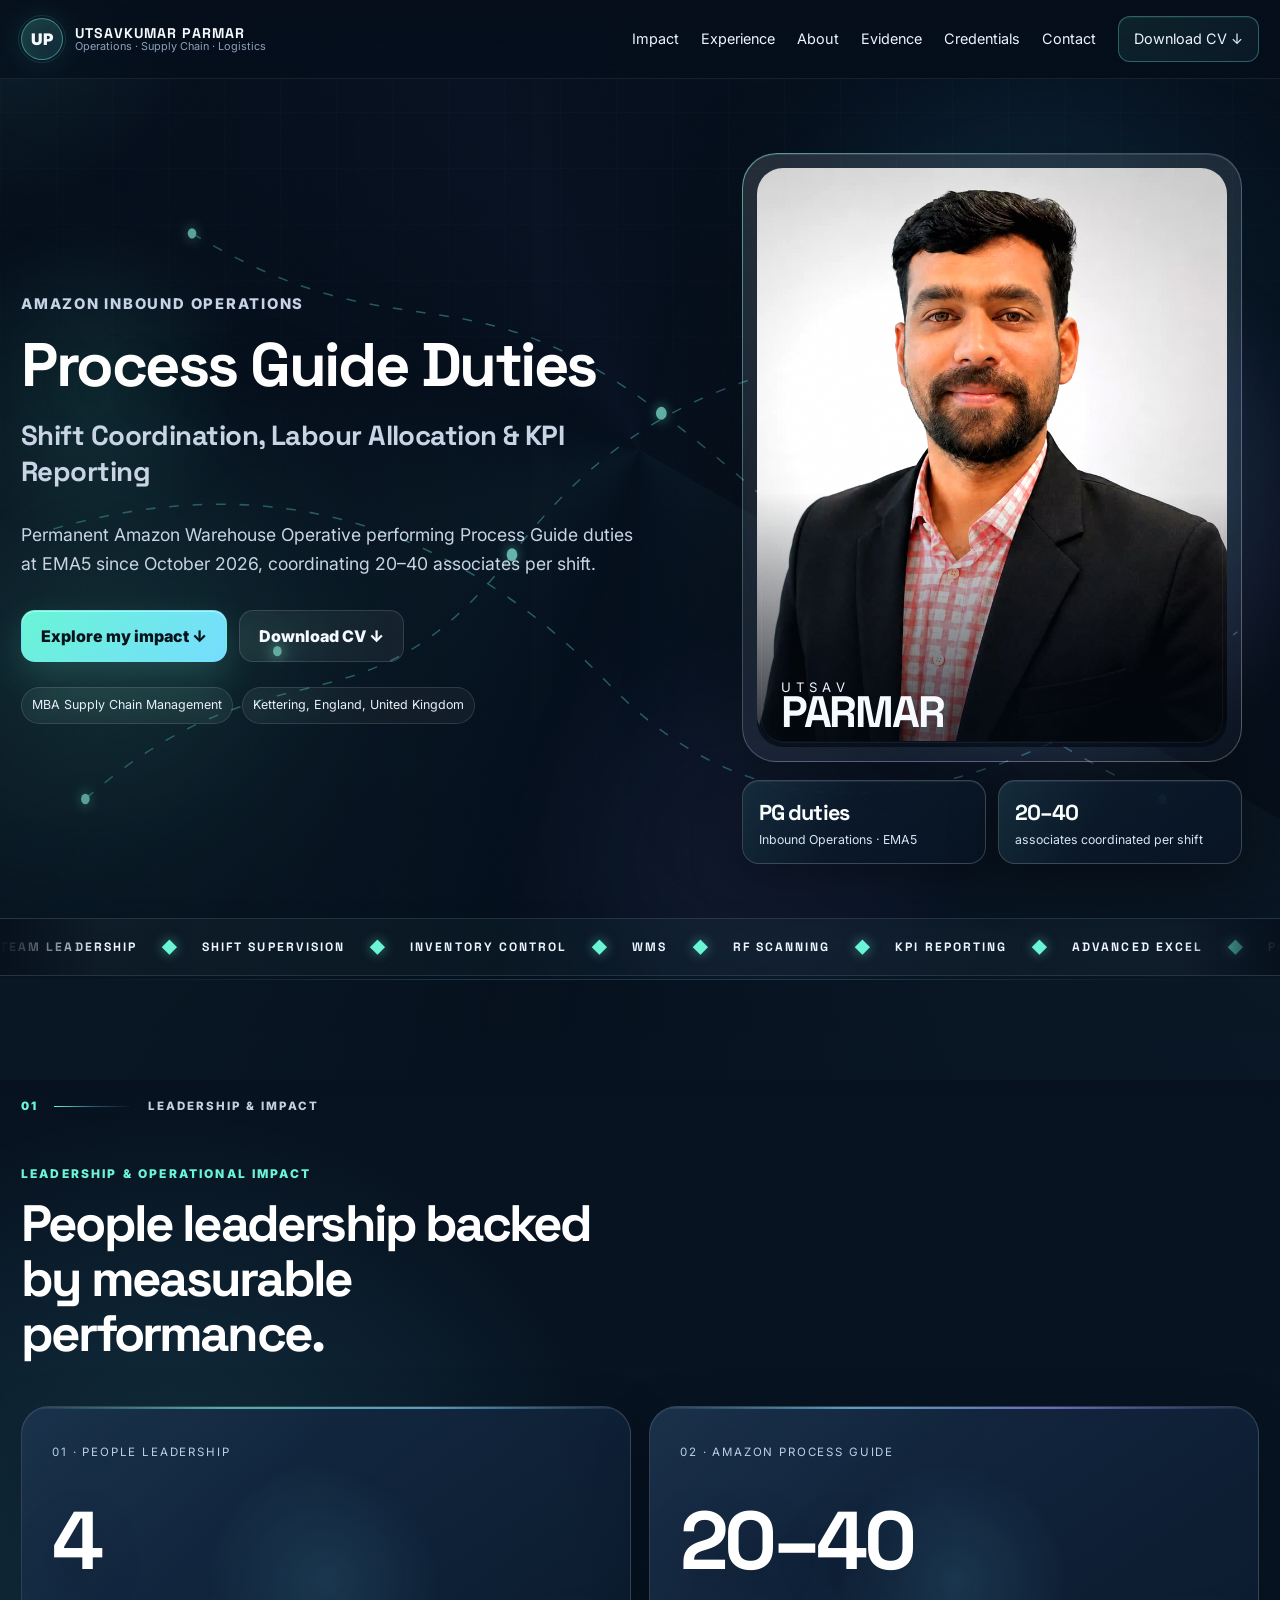
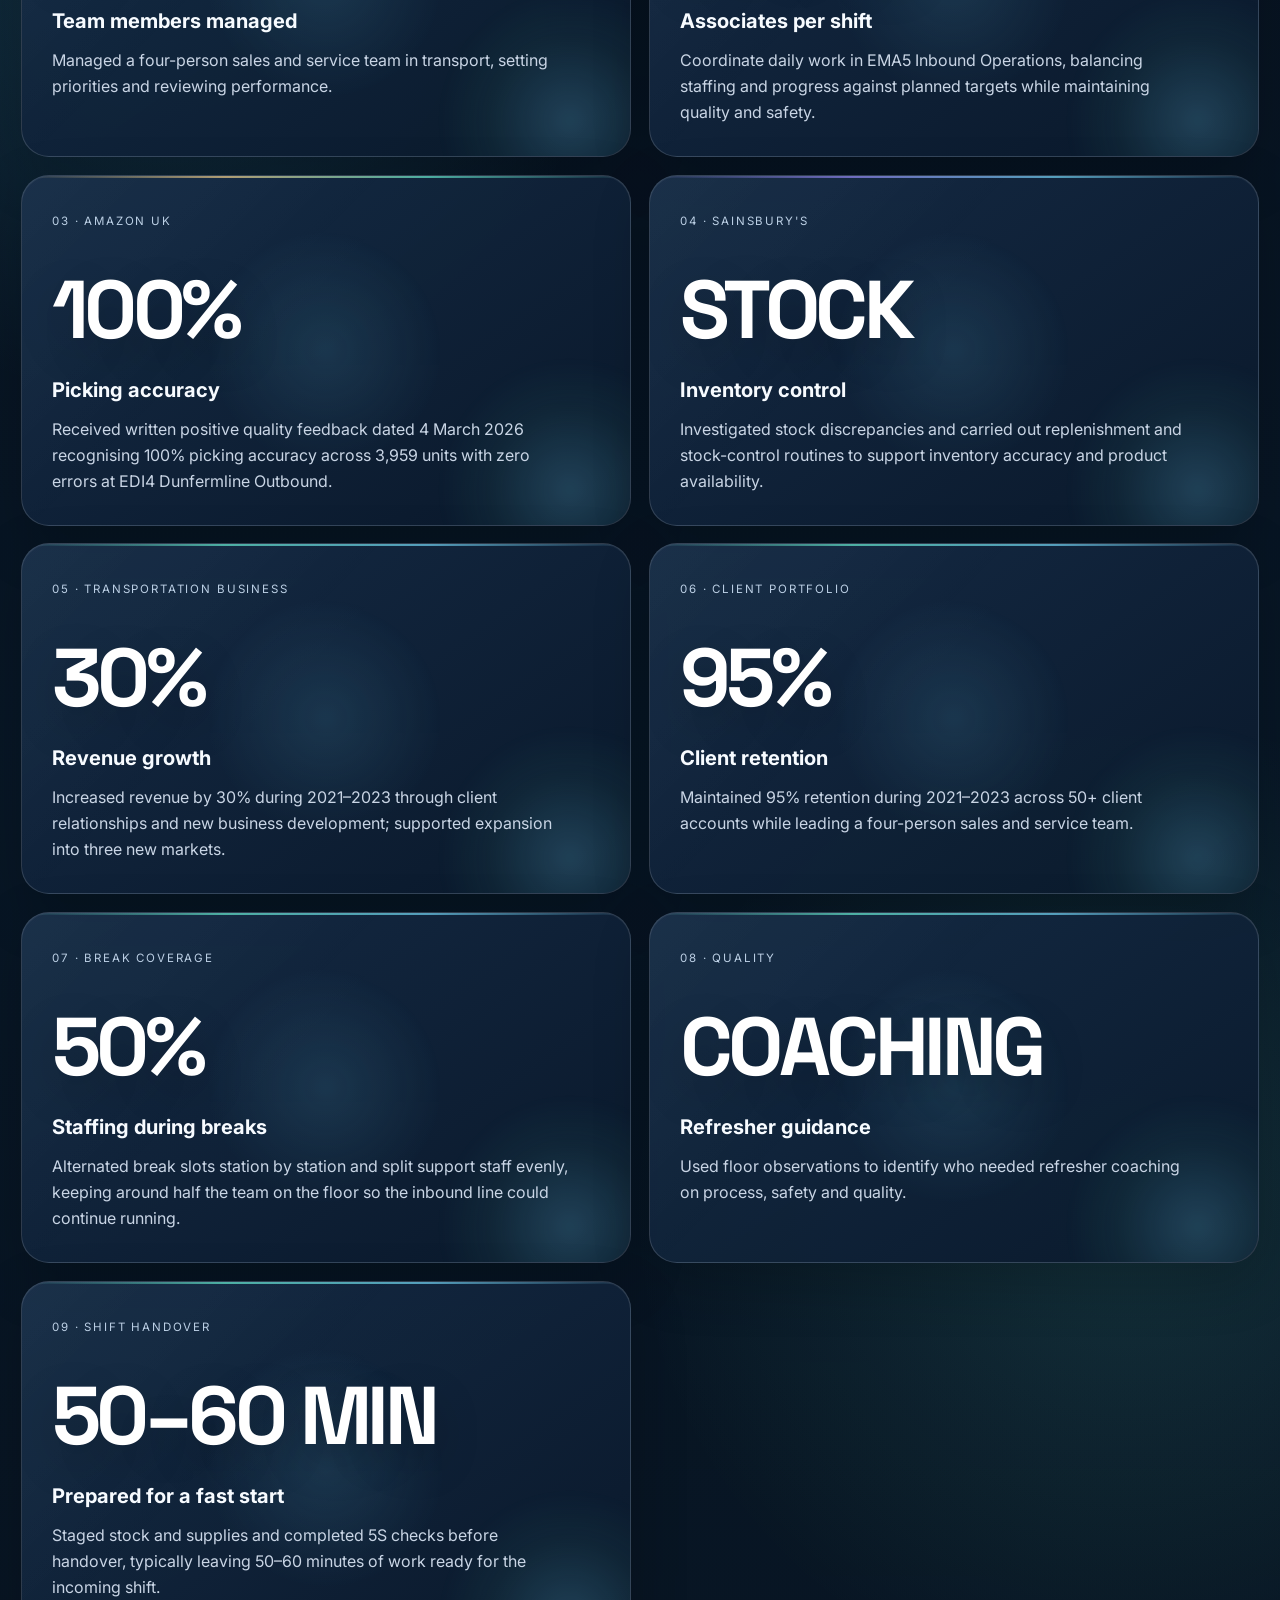
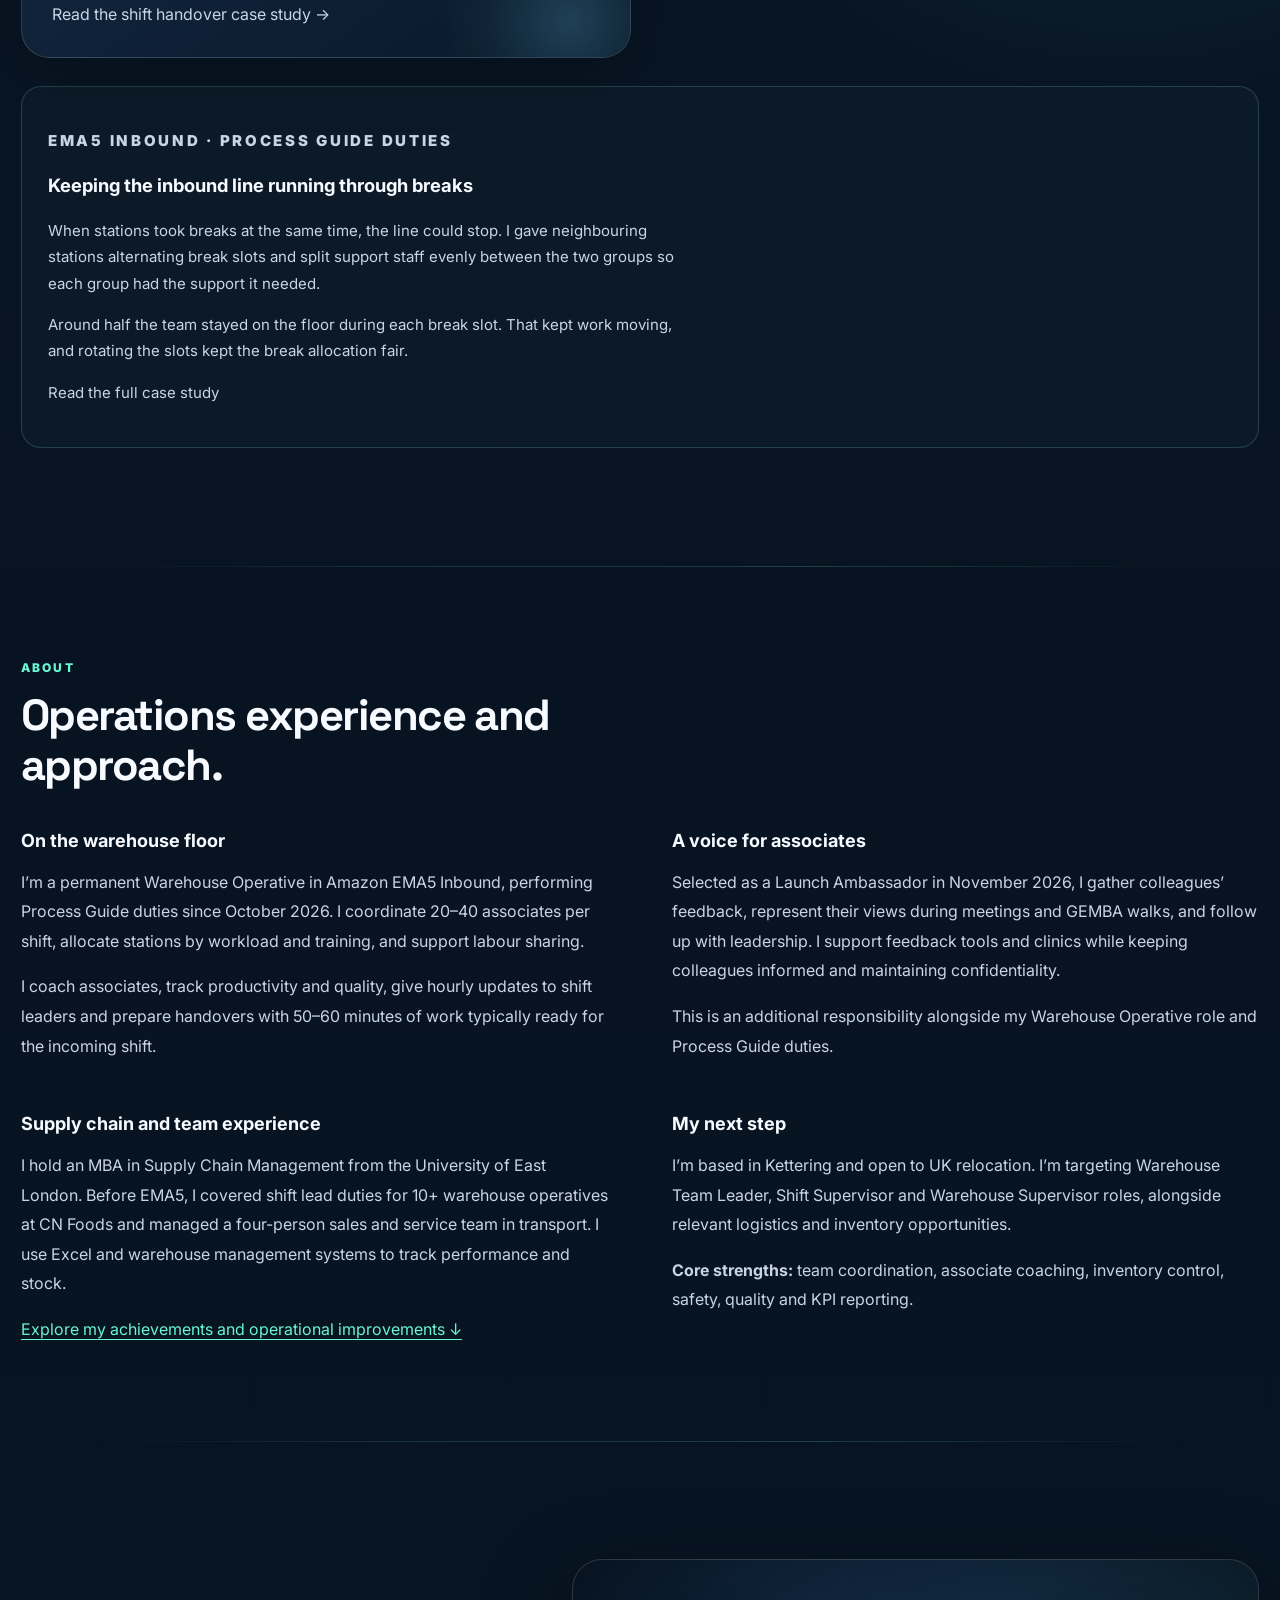
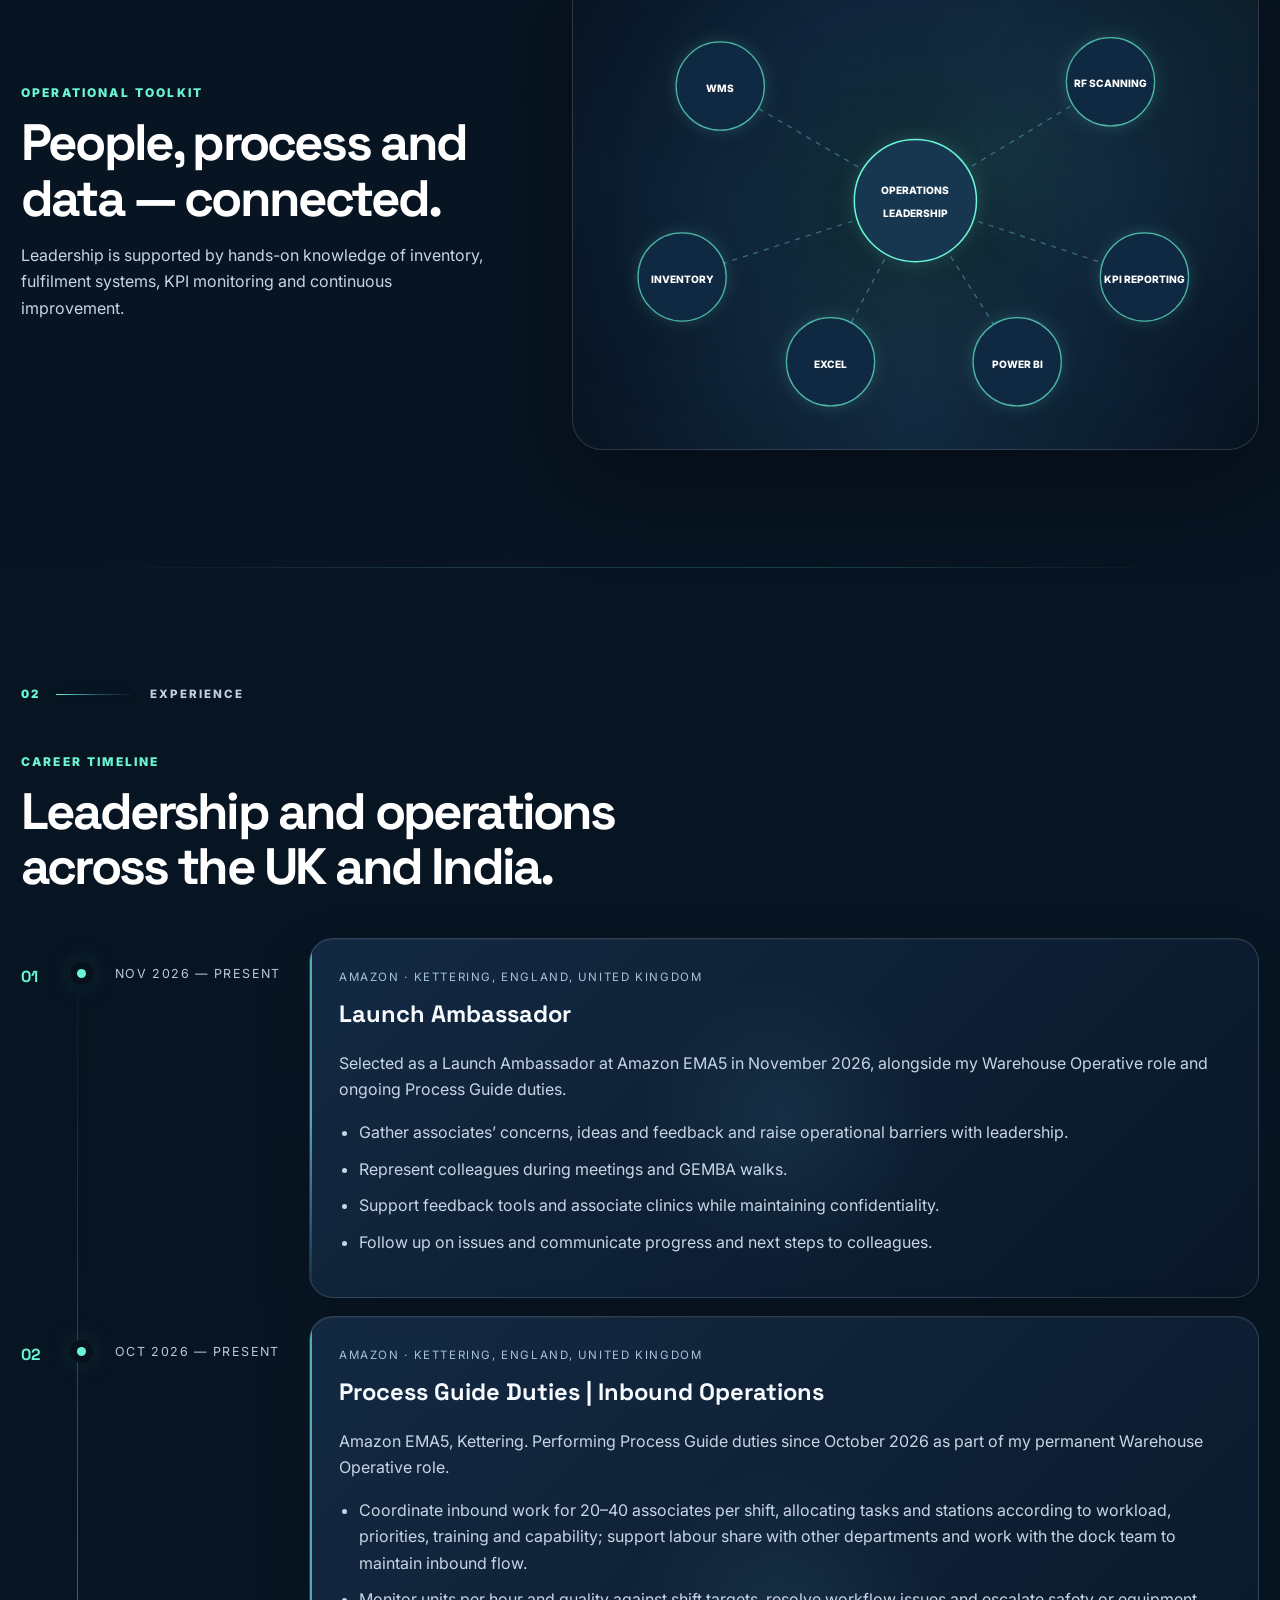
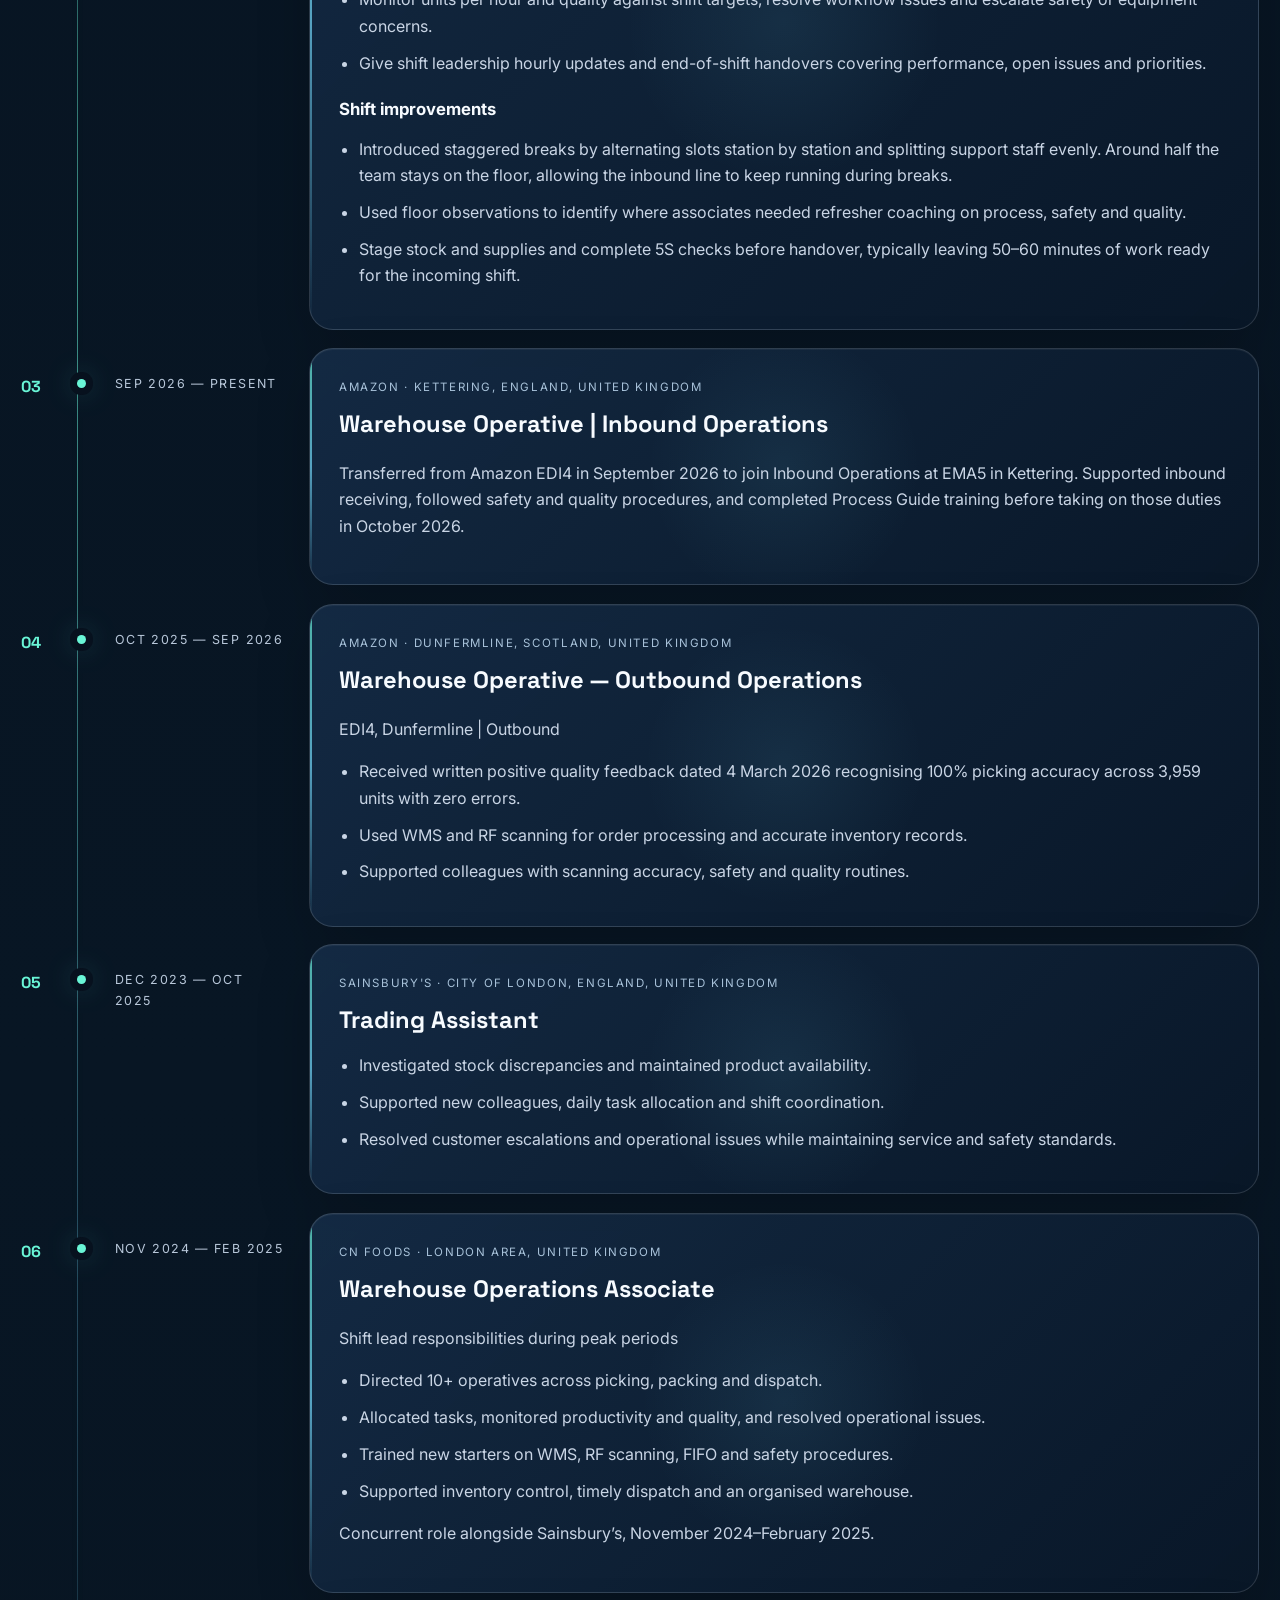
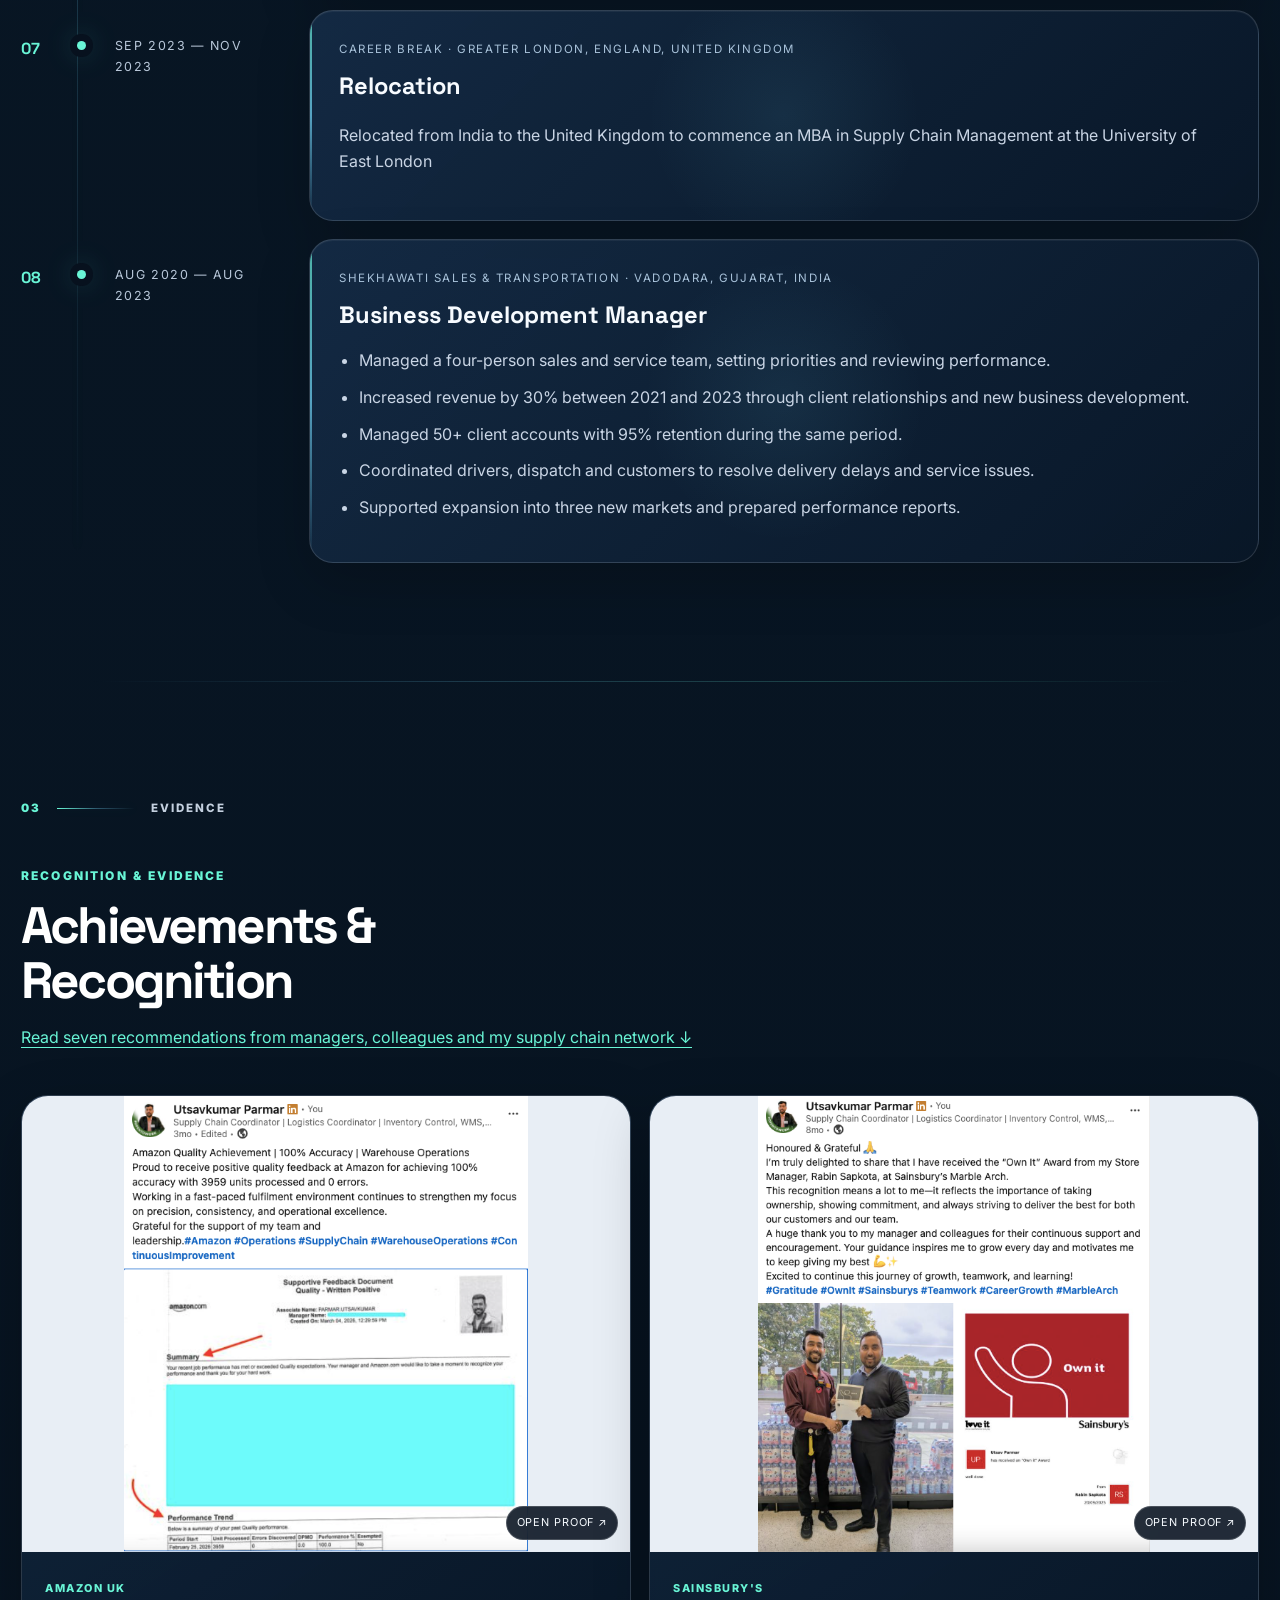
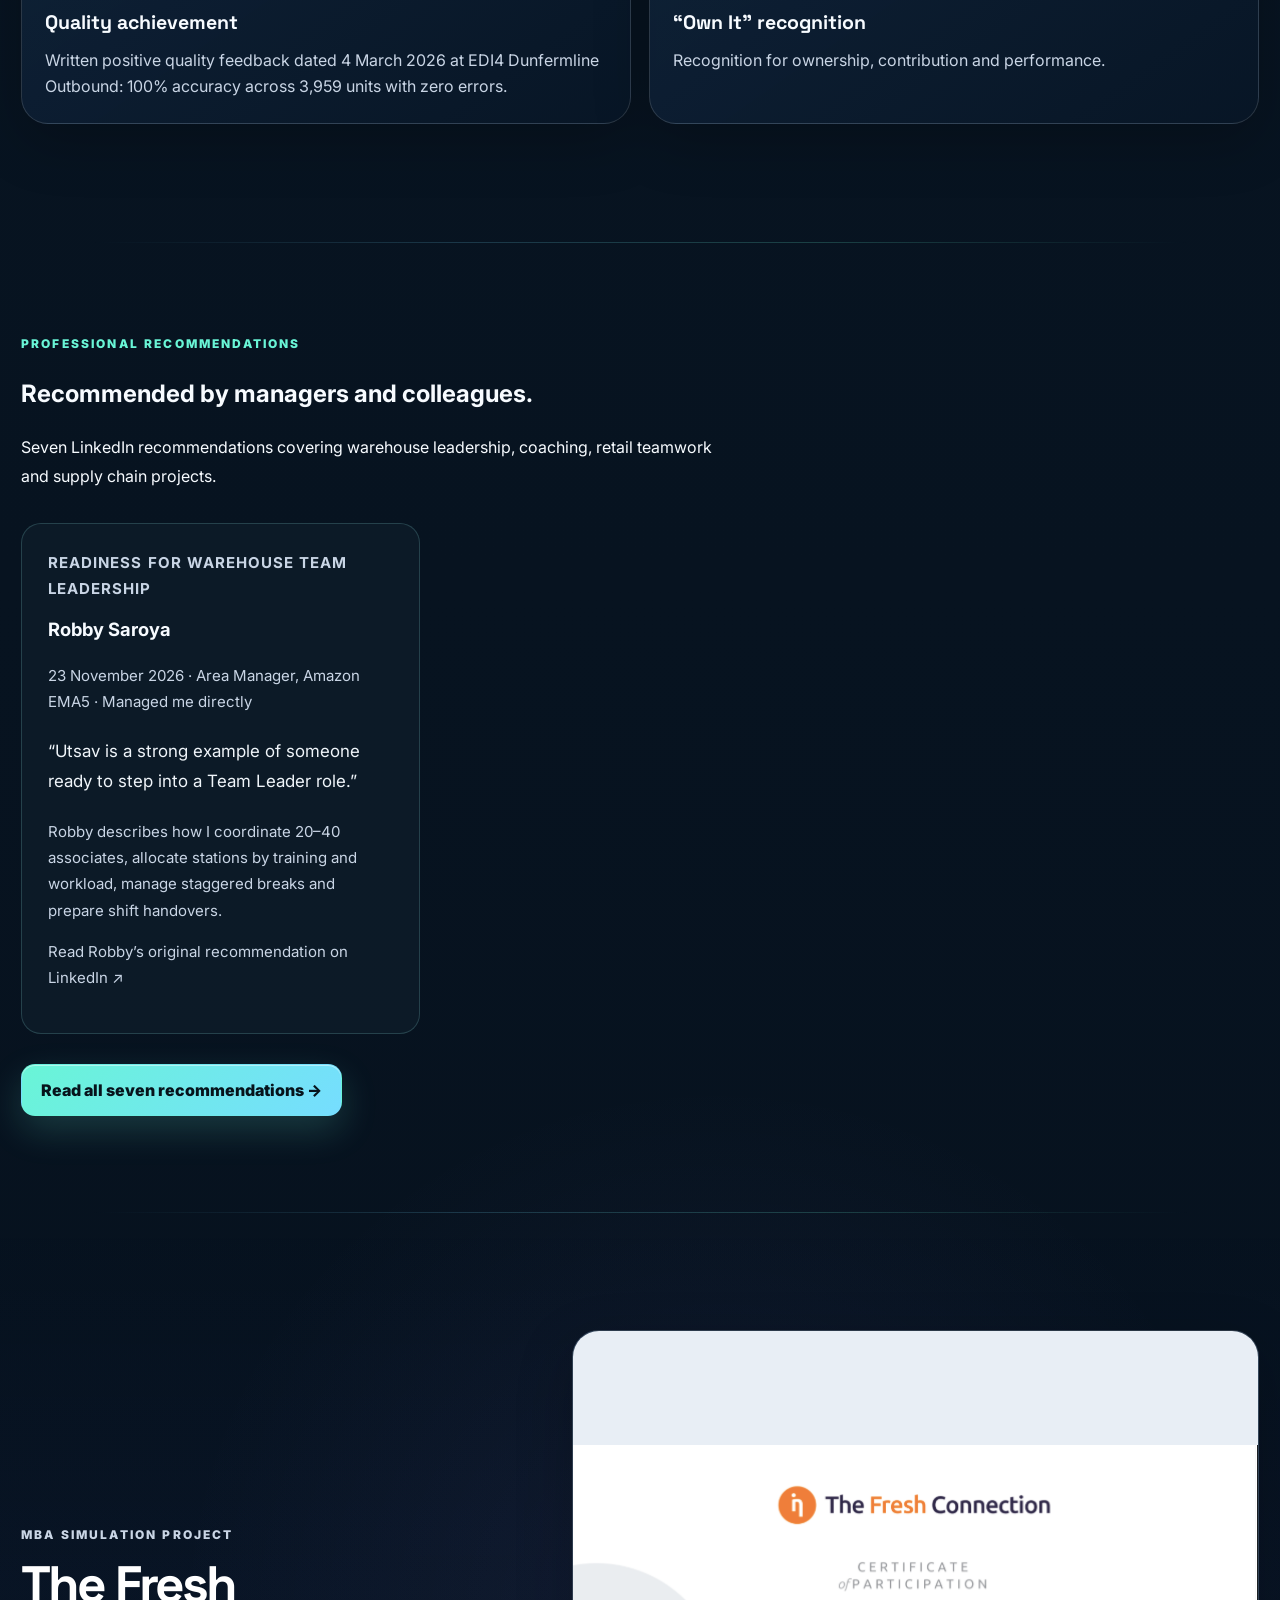
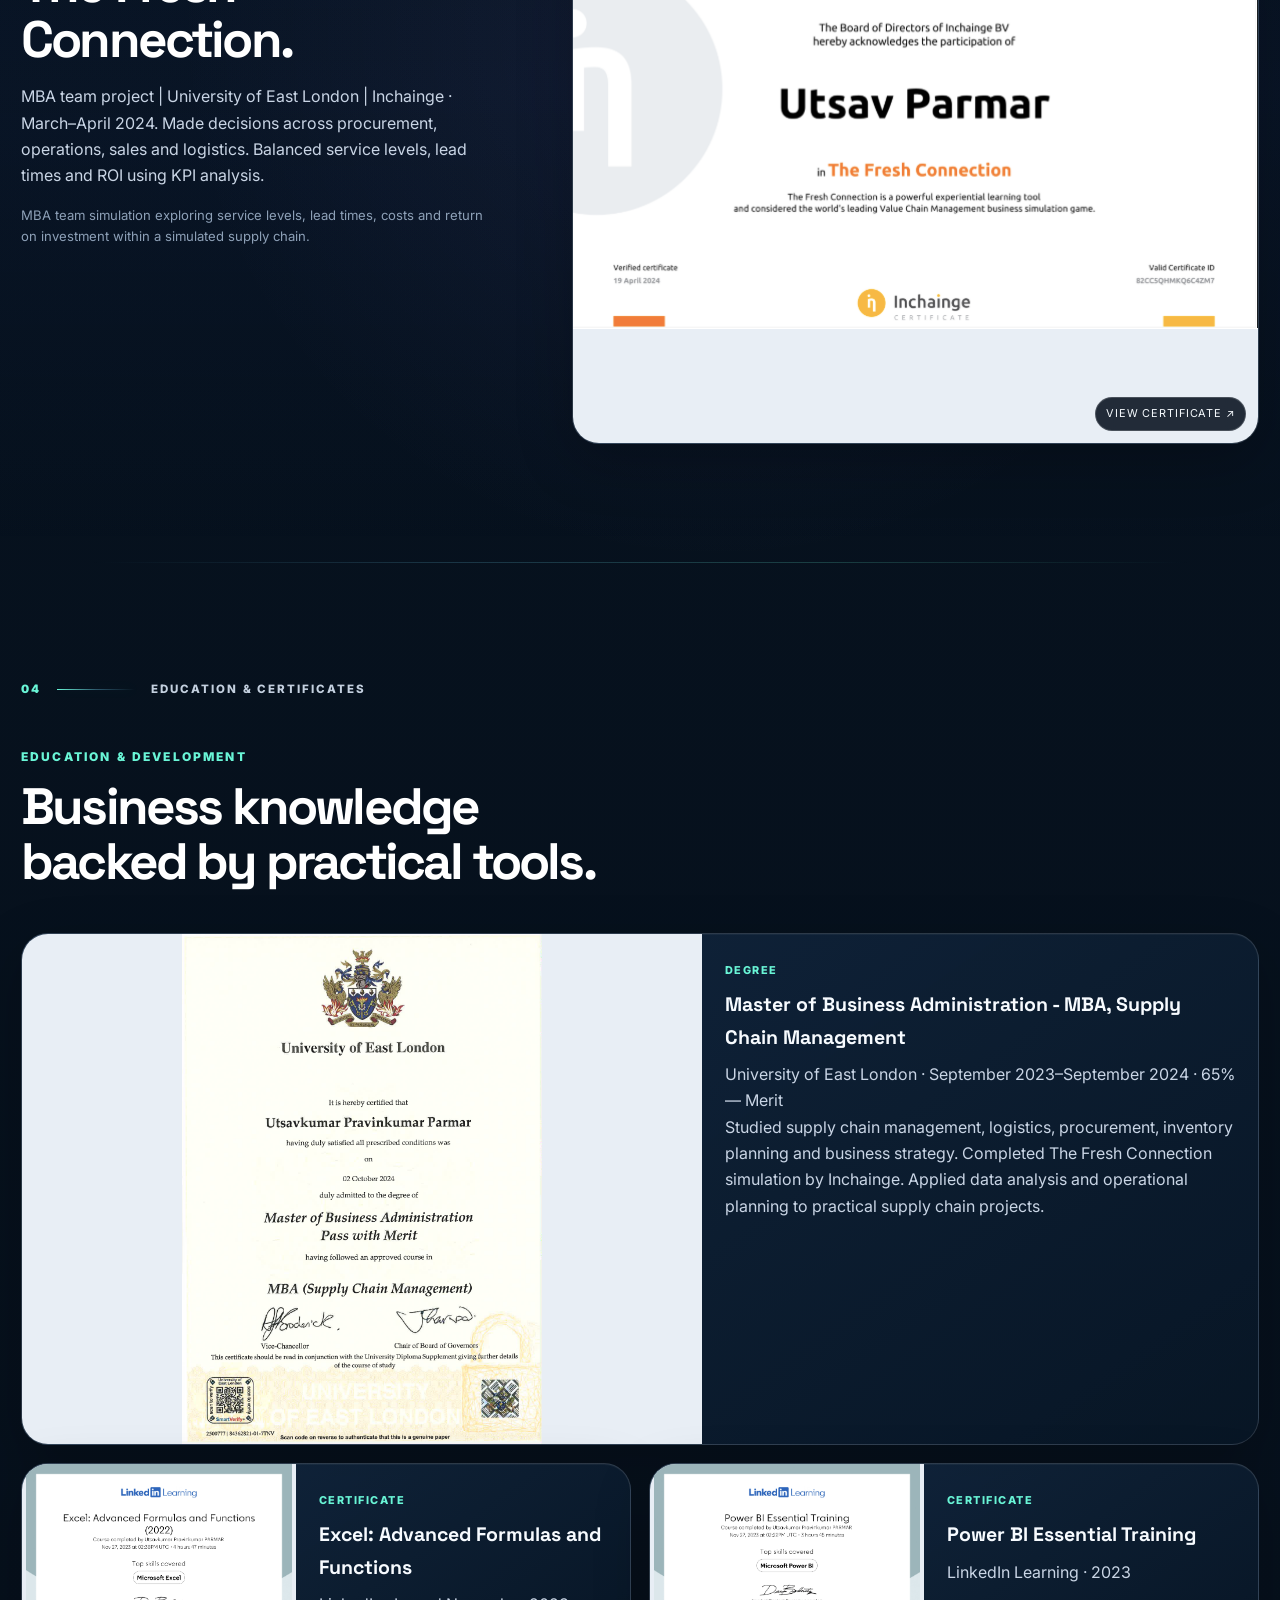
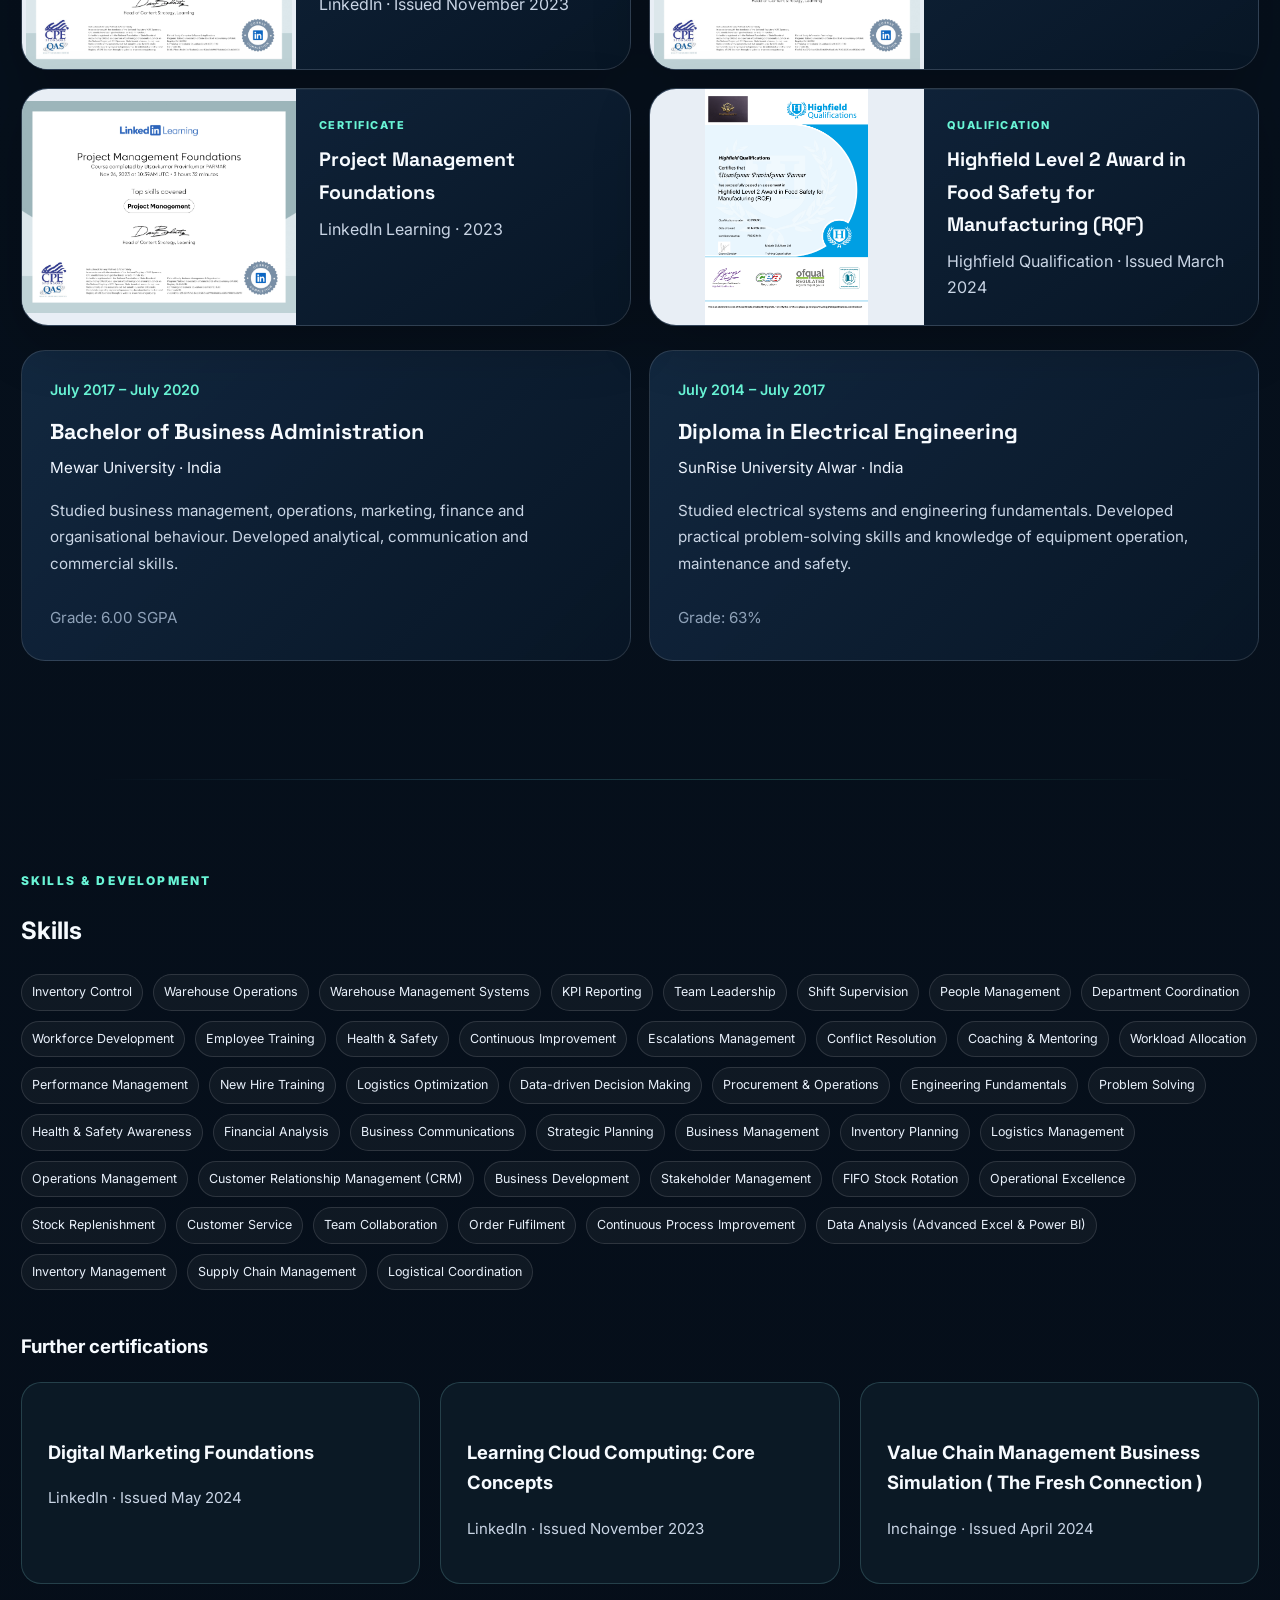
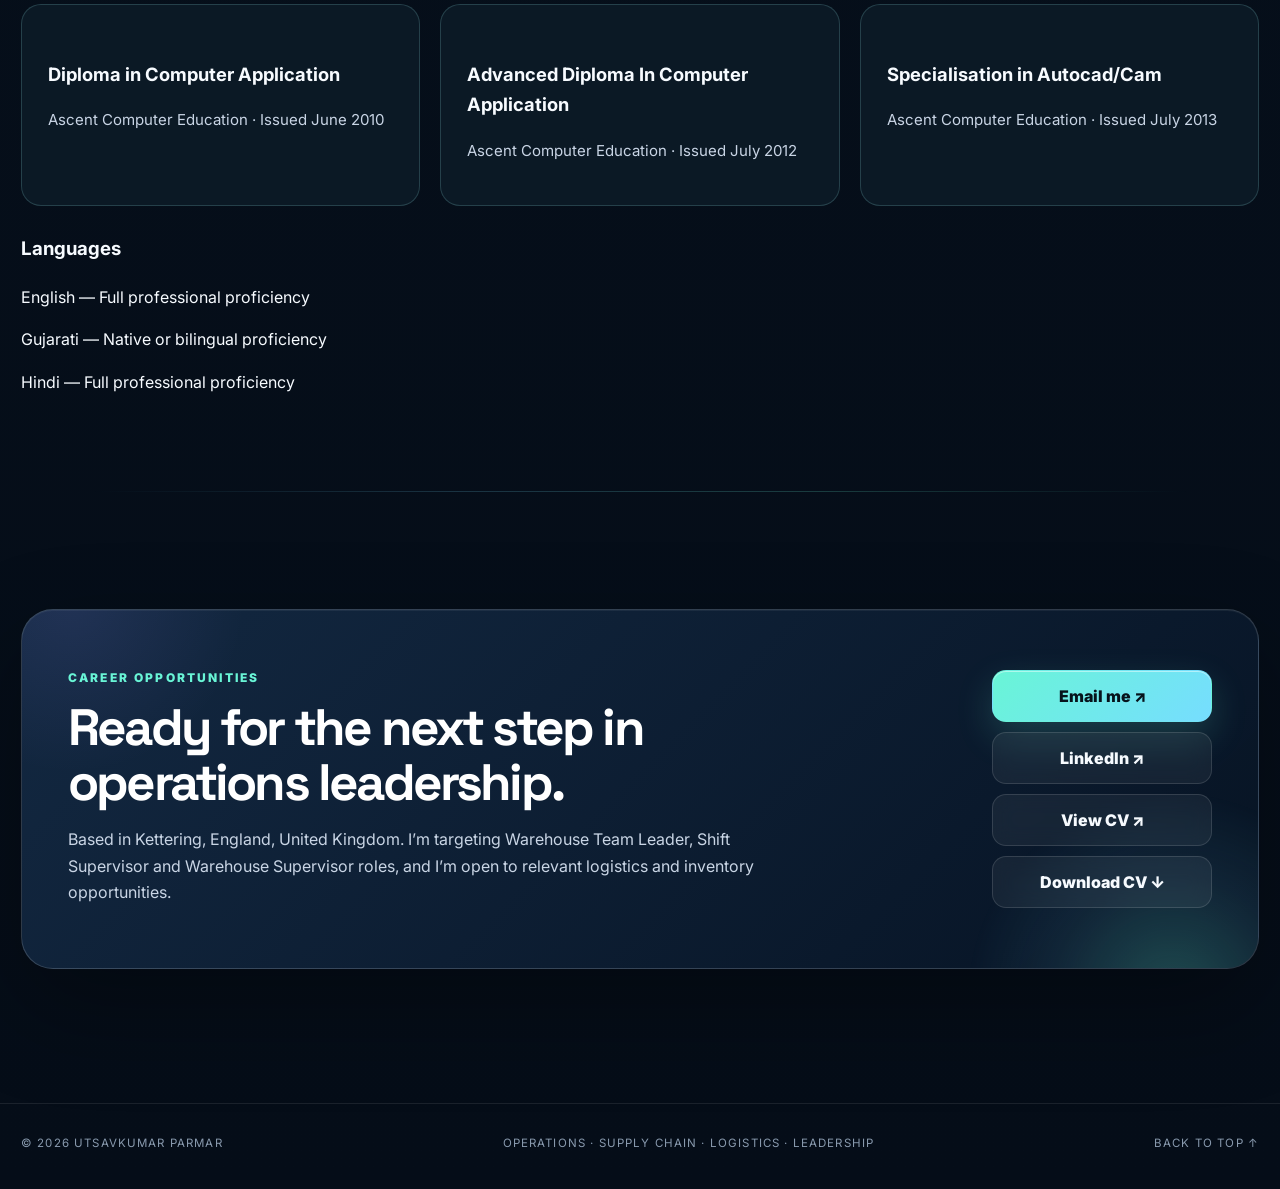
<file: index.html>
<!doctype html>
<html lang="en">
<head>
  <meta charset="utf-8">
  <meta name="viewport" content="width=device-width, initial-scale=1">
  <title>Utsavkumar Parmar | Amazon Inbound Operations &amp; Supply Chain</title>
  <meta name="description" content="Utsav Parmar’s supply chain and logistics portfolio: MBA, Amazon Inbound and Outbound experience, and Process Guide duties coordinating 20–40 associates per shift at EMA5 Kettering.">
  <meta name="theme-color" content="#081321">
  <link rel="icon" href="favicon.svg" type="image/svg+xml">
  <link rel="preconnect" href="https://fonts.googleapis.com">
  <link rel="preconnect" href="https://fonts.gstatic.com" crossorigin>
  <link href="https://fonts.googleapis.com/css2?family=Inter:wght@400;500;600;700;800&family=Space+Grotesk:wght@500;600;700&display=swap" rel="stylesheet">
  <link rel="stylesheet" href="styles.css?v=20261117-mobile5">
<style>.profile-summary{max-width:78ch}.profile-summary p{line-height:1.8;margin:1em 0}.profile-skills{margin:24px 0 42px;gap:10px;flex-wrap:wrap}.profile-skills span{white-space:normal}#profile-details h3{margin-top:28px}.role-date{overflow-wrap:anywhere}.recommendation-intro{max-width:72ch;line-height:1.8;margin-bottom:32px}.recommendation-focus{color:#8af6e3;font-size:.76rem;font-weight:700;letter-spacing:.07em;text-transform:uppercase;margin:0 0 12px}.recommendation-meta{font-size:.88rem;line-height:1.6;color:#b7c8d5}.recommendation-excerpt{margin:22px 0!important;padding:0!important;border:0!important}.recommendation-excerpt p{font-size:1.06rem;line-height:1.75;color:#f0f5fa}.recommendation-grid details{margin-top:22px}.recommendation-grid summary{cursor:pointer;color:#8af6e3;padding:8px 0}.recommendation-grid details blockquote{margin:18px 0 0;padding:0;border:0;line-height:1.8}.recommendation-source{margin-top:30px}
/* Clear portrait, readable About and consistent education records. */
.hero-portrait{flex-direction:column;align-items:center;gap:18px}
.portrait-stats{width:min(500px,100%);display:grid;grid-template-columns:1fr 1fr;gap:12px}
.portrait-stats .floating-stat{position:relative;inset:auto;min-width:0;transform:none;animation:none;padding:14px 16px}
.portrait-stats .floating-stat strong{font-size:1.35rem}
.portrait-stats .floating-stat span{line-height:1.5}
#about h2{font-family:"Space Grotesk",Inter,sans-serif;font-size:clamp(2rem,3.4vw,3rem);line-height:1.15;letter-spacing:-.035em;max-width:24ch;margin:12px 0 36px}
.about-grid{display:grid;grid-template-columns:1fr 1fr;gap:32px 64px}
.about-grid>div{min-width:0}
.about-grid h3{font-size:1.13rem;margin:0 0 12px;color:#f7fbff}
.about-grid p{max-width:60ch;line-height:1.85;color:var(--muted);margin:0 0 16px}
.about-grid a,#proof .proof-intro a{color:var(--teal);text-decoration:underline;text-underline-offset:4px}
#proof .proof-grid{grid-template-columns:1fr 1fr;align-items:start}
#proof .proof-large{grid-row:auto}
#proof .proof-card button{aspect-ratio:4/3}
.education-row{display:grid;grid-template-columns:1fr 1fr;gap:18px;margin-top:24px;align-items:stretch}
.education-entry{display:flex;flex-direction:column;min-width:0;padding:28px;border:1px solid var(--line);border-radius:24px;background:linear-gradient(135deg,rgba(21,44,70,.86),rgba(8,22,38,.94))}
.education-entry .education-date{font-size:.9rem;font-weight:600;color:var(--teal);line-height:1.5;margin:0 0 16px;white-space:normal}
.education-entry h3{font-family:"Space Grotesk",Inter,sans-serif;font-size:1.35rem;line-height:1.4;margin:0 0 8px}
.education-entry p{font-size:.95rem;line-height:1.75;color:var(--muted);margin:0 0 16px}
.education-entry .education-institution{color:#eef5ff}
.education-entry .education-grade{margin:auto 0 0;padding-top:12px;color:var(--soft)}
@media(max-width:840px){.about-grid,.education-row,#proof .proof-grid{grid-template-columns:1fr}.about-grid{gap:26px}.education-entry{padding:24px}.portrait-stats{width:min(500px,92%)}}


#proof .proof-grid{align-items:stretch}
#proof .proof-card{display:flex;flex-direction:column;height:100%}
#proof .proof-card>button{flex-shrink:0}
#proof .proof-card>div{flex:1}

#break-coverage{margin-top:28px;scroll-margin-top:100px}
#break-coverage p:not(.eyebrow){max-width:72ch}
</style>
</head>
<body>
  <div class="scroll-progress" id="scrollProgress"></div>
  <div class="cursor-glow" id="cursorGlow" aria-hidden="true"></div>
  <div class="noise" aria-hidden="true"></div>

  <header class="site-header" id="top">
    <nav class="nav shell" aria-label="Main navigation">
      <a class="brand" href="#top">
        <span class="brand-symbol">UP</span>
        <span class="brand-text"><strong>UTSAVKUMAR PARMAR</strong><small>Operations · Supply Chain · Logistics</small></span>
      </a>
      <button class="nav-toggle" aria-label="Open navigation" aria-expanded="false"><span></span><span></span><span></span></button>
      <div class="nav-links">
        <a href="#impact">Impact</a>
        <a href="#experience">Experience</a>
        <a href="#about">About</a><a href="#proof">Evidence</a>
        <a href="#credentials">Credentials</a>
        <a href="#contact">Contact</a>
        <a class="nav-cv" href="Utsavkumar_Parmar_Public_CV.pdf" download="Utsavkumar_Parmar_Public_CV.pdf">Download CV ↓</a>
      </div>
    </nav>
  </header>

  <main>
    <section class="hero scene" id="home">
      <div class="hero-backdrop" aria-hidden="true">
        <div class="orb orb-a"></div><div class="orb orb-b"></div><div class="orb orb-c"></div>
        <svg class="network-map" viewBox="0 0 1200 700" preserveAspectRatio="none">
          <defs><linearGradient id="lineGradient" x1="0" x2="1"><stop stop-color="#62f1d2"/><stop offset="1" stop-color="#73dcff"/></linearGradient></defs>
          <g class="network-lines" stroke="url(#lineGradient)" fill="none" stroke-width="1.2" opacity=".5"><path d="M80 560 C260 430,340 520,480 370 S760 210,1120 180"/><path d="M180 120 C380 220,430 140,620 260 S860 470,1090 560"/><path d="M50 350 C260 300,430 350,570 470 S890 590,1160 430"/></g>
          <g class="network-nodes" fill="#8af6e3"><circle cx="80" cy="560" r="4"/><circle cx="260" cy="445" r="4"/><circle cx="480" cy="370" r="5"/><circle cx="760" cy="245" r="4"/><circle cx="1120" cy="180" r="5"/><circle cx="180" cy="120" r="4"/><circle cx="620" cy="260" r="5"/><circle cx="870" cy="485" r="4"/><circle cx="1090" cy="560" r="4"/></g>
        </svg>
      </div>

      <div class="shell hero-grid">
        <div class="hero-copy">
          <h1 class="role-hero"><span class="thin">Amazon Inbound Operations</span><span class="hero-word">Process Guide Duties</span><span class="hero-subtitle">Shift Coordination, Labour Allocation &amp; KPI Reporting</span></h1>
          <p class="hero-lead">Permanent Amazon Warehouse Operative performing Process Guide duties at EMA5 since October 2026, coordinating 20–40 associates per shift.</p>
          <div class="hero-actions"><a href="#impact" class="btn primary">Explore my impact ↓</a><a href="Utsavkumar_Parmar_Public_CV.pdf" class="btn ghost" download="Utsavkumar_Parmar_Public_CV.pdf">Download CV ↓</a></div>
          <div class="hero-meta"><span>MBA Supply Chain Management</span><span>Kettering, England, United Kingdom</span></div>
        </div>

        <div class="hero-portrait">
          <div class="portrait-stage tilt-card">
            <div class="portrait-halo"></div>
            <div class="portrait-frame"><img src="assets/profile-4k.avif?v=20260818-4k" alt="Professional portrait of Utsav Parmar"></div>
            <div class="portrait-overlay"></div>
            <div class="portrait-title"><span>UTSAV</span><strong>PARMAR</strong></div>

          </div>
          <div class="portrait-stats" aria-label="Current operations responsibilities">
            <div class="floating-stat"><strong>PG duties</strong><span>Inbound Operations · EMA5</span></div>
            <div class="floating-stat"><strong>20–40</strong><span>associates coordinated per shift</span></div>
          </div>
        </div>
      </div>

      <div class="marquee" aria-label="Core skills"><div class="marquee-track"><span>TEAM LEADERSHIP</span><i>◆</i><span>SHIFT SUPERVISION</span><i>◆</i><span>INVENTORY CONTROL</span><i>◆</i><span>WMS</span><i>◆</i><span>RF SCANNING</span><i>◆</i><span>KPI REPORTING</span><i>◆</i><span>ADVANCED EXCEL</span><i>◆</i><span>POWER BI</span><i>◆</i><span>CONTINUOUS IMPROVEMENT</span><i>◆</i><span>TEAM LEADERSHIP</span><i>◆</i><span>SHIFT SUPERVISION</span><i>◆</i><span>INVENTORY CONTROL</span><i>◆</i><span>WMS</span><i>◆</i><span>RF SCANNING</span><i>◆</i><span>KPI REPORTING</span><i>◆</i><span>ADVANCED EXCEL</span><i>◆</i><span>POWER BI</span><i>◆</i><span>CONTINUOUS IMPROVEMENT</span><i>◆</i></div></div>
    </section>

    <section class="scene impact" id="impact">
      <div class="shell">
        <div class="chapter"><span>01</span><i></i><strong>LEADERSHIP &amp; IMPACT</strong></div>
        <div class="impact-heading"><p class="eyebrow">Leadership & operational impact</p><h2>People leadership backed by measurable performance.</h2></div>
        <div class="impact-grid">
          <article class="metric-card tilt-card"><div class="metric-glow"></div><span>01 · PEOPLE LEADERSHIP</span><strong>4</strong><h3>Team members managed</h3><details class="impact-detail" open><summary>Read example</summary><p>Managed a four-person sales and service team in transport, setting priorities and reviewing performance.</p></details></article>
          <article class="metric-card tilt-card"><div class="metric-glow"></div><span>02 · AMAZON PROCESS GUIDE</span><strong>20–40</strong><h3>Associates per shift</h3><details class="impact-detail" open><summary>Read example</summary><p>Coordinate daily work in EMA5 Inbound Operations, balancing staffing and progress against planned targets while maintaining quality and safety.</p></details></article>
          <article class="metric-card tilt-card"><div class="metric-glow"></div><span>03 · AMAZON UK</span><strong>100%</strong><h3>Picking accuracy</h3><details class="impact-detail" open><summary>Read example</summary><p>Received written positive quality feedback dated 4 March 2026 recognising 100% picking accuracy across 3,959 units with zero errors at EDI4 Dunfermline Outbound.</p></details></article>
          <article class="metric-card tilt-card"><div class="metric-glow"></div><span>04 · SAINSBURY'S</span><strong>STOCK</strong><h3>Inventory control</h3><details class="impact-detail" open><summary>Read example</summary><p>Investigated stock discrepancies and carried out replenishment and stock-control routines to support inventory accuracy and product availability.</p></details></article>
          <article class="metric-card tilt-card"><div class="metric-glow"></div><span>05 · TRANSPORTATION BUSINESS</span><strong>30%</strong><h3>Revenue growth</h3><details class="impact-detail" open><summary>Read example</summary><p>Increased revenue by 30% during 2021–2023 through client relationships and new business development; supported expansion into three new markets.</p></details></article>
          <article class="metric-card tilt-card"><div class="metric-glow"></div><span>06 · CLIENT PORTFOLIO</span><strong>95%</strong><h3>Client retention</h3><details class="impact-detail" open><summary>Read example</summary><p>Maintained 95% retention during 2021–2023 across 50+ client accounts while leading a four-person sales and service team.</p></details></article>

          <article class="metric-card tilt-card"><div class="metric-glow"></div><span>07 · BREAK COVERAGE</span><strong>50%</strong><h3>Staffing during breaks</h3><details class="impact-detail" open><summary>Read example</summary><p>Alternated break slots station by station and split support staff evenly, keeping around half the team on the floor so the inbound line could continue running.</p></details></article>
          <article class="metric-card tilt-card"><div class="metric-glow"></div><span>08 · QUALITY</span><strong>COACHING</strong><h3>Refresher guidance</h3><details class="impact-detail" open><summary>Read example</summary><p>Used floor observations to identify who needed refresher coaching on process, safety and quality.</p></details></article>
          <article class="metric-card tilt-card"><div class="metric-glow"></div><span>09 · SHIFT HANDOVER</span><strong>50–60 MIN</strong><h3>Prepared for a fast start</h3><details class="impact-detail" open><summary>Read example</summary><p>Staged stock and supplies and completed 5S checks before handover, typically leaving 50–60 minutes of work ready for the incoming shift.</p><p><a href="shift-handover.html">Read the shift handover case study →</a></p></details></article>
        </div>
        <article class="sample-card" id="break-coverage">
          <p class="eyebrow">EMA5 Inbound · Process Guide duties</p>
          <h3>Keeping the inbound line running through breaks</h3>
          <p>When stations took breaks at the same time, the line could stop. I gave neighbouring stations alternating break slots and split support staff evenly between the two groups so each group had the support it needed.</p>
          <p>Around half the team stayed on the floor during each break slot. That kept work moving, and rotating the slots kept the break allocation fair.</p>
          <p><a href="break-coverage.html">Read the full case study</a></p>
        </article>
      </div>
    </section>


    <section class="scene work-sample" id="about"><div class="shell"><p class="eyebrow">About</p><h2>Operations experience and approach.</h2><div class="about-grid">
<div><h3>On the warehouse floor</h3><p>I’m a permanent Warehouse Operative in Amazon EMA5 Inbound, performing Process Guide duties since October 2026. I coordinate 20–40 associates per shift, allocate stations by workload and training, and support labour sharing.</p><p>I coach associates, track productivity and quality, give hourly updates to shift leaders and prepare handovers with 50–60 minutes of work typically ready for the incoming shift.</p></div>
<div><h3>A voice for associates</h3><p>Selected as a Launch Ambassador in November 2026, I gather colleagues’ feedback, represent their views during meetings and GEMBA walks, and follow up with leadership. I support feedback tools and clinics while keeping colleagues informed and maintaining confidentiality.</p><p>This is an additional responsibility alongside my Warehouse Operative role and Process Guide duties.</p></div>
<div><h3>Supply chain and team experience</h3><p>I hold an MBA in Supply Chain Management from the University of East London. Before EMA5, I covered shift lead duties for 10+ warehouse operatives at CN Foods and managed a four-person sales and service team in transport. I use Excel and warehouse management systems to track performance and stock.</p><p><a href="#impact">Explore my achievements and operational improvements ↓</a></p></div>
<div><h3>My next step</h3><p>I’m based in Kettering and open to UK relocation. I’m targeting Warehouse Team Leader, Shift Supervisor and Warehouse Supervisor roles, alongside relevant logistics and inventory opportunities.</p><p><strong>Core strengths:</strong> team coordination, associate coaching, inventory control, safety, quality and KPI reporting.</p></div>
</div></div></section>

    <section class="scene systems" id="systems">
      <div class="shell systems-grid">
        <div class="systems-copy"><p class="eyebrow">Operational toolkit</p><h2>People, process and data — connected.</h2><p>Leadership is supported by hands-on knowledge of inventory, fulfilment systems, KPI monitoring and continuous improvement.</p></div>
        <div class="systems-visual" aria-label="Skills map"><svg viewBox="0 0 760 520" role="img" aria-label="Connected skill map"><g class="skill-lines"><line x1="380" y1="260" x2="150" y2="125"/><line x1="380" y1="260" x2="610" y2="120"/><line x1="380" y1="260" x2="105" y2="350"/><line x1="380" y1="260" x2="650" y2="350"/><line x1="380" y1="260" x2="280" y2="450"/><line x1="380" y1="260" x2="500" y2="450"/></g><g class="skill-node core"><circle cx="380" cy="260" r="72"/><text x="380" y="252">OPERATIONS</text><text x="380" y="279">LEADERSHIP</text></g><g class="skill-node"><circle cx="150" cy="125" r="52"/><text x="150" y="132">WMS</text></g><g class="skill-node"><circle cx="610" cy="120" r="52"/><text x="610" y="126">RF SCANNING</text></g><g class="skill-node"><circle cx="105" cy="350" r="52"/><text x="105" y="357">INVENTORY</text></g><g class="skill-node"><circle cx="650" cy="350" r="52"/><text x="650" y="357">KPI REPORTING</text></g><g class="skill-node"><circle cx="280" cy="450" r="52"/><text x="280" y="457">EXCEL</text></g><g class="skill-node"><circle cx="500" cy="450" r="52"/><text x="500" y="457">POWER BI</text></g></svg><ul class="toolkit-mobile" aria-label="Operational tools"><li>Warehouse management systems</li><li>RF scanning</li><li>Inventory control</li><li>KPI reporting</li><li>Excel reporting</li><li>Foundational Power BI training</li></ul></div>
      </div>
    </section>

    <section class="scene experience" id="experience">
      <div class="shell">
        <div class="chapter"><span>02</span><i></i><strong>EXPERIENCE</strong></div>
        <div class="experience-intro"><p class="eyebrow">Career timeline</p><h2>Leadership and operations across the UK and India.</h2></div>
        <div class="film-timeline"><article class="role"><div class="role-index">01</div><div class="role-date">NOV 2026 — PRESENT</div><div class="role-card"><div class="role-company">AMAZON · KETTERING, ENGLAND, UNITED KINGDOM</div><h3>Launch Ambassador</h3><details class="role-detail" open><summary>Role details and achievements</summary><div class="role-detail-body"><p>Selected as a Launch Ambassador at Amazon EMA5 in November 2026, alongside my Warehouse Operative role and ongoing Process Guide duties.</p><ul class="role-highlights"><li>Gather associates’ concerns, ideas and feedback and raise operational barriers with leadership.</li><li>Represent colleagues during meetings and GEMBA walks.</li><li>Support feedback tools and associate clinics while maintaining confidentiality.</li><li>Follow up on issues and communicate progress and next steps to colleagues.</li></ul></div></details></div></article>
<article class="role"><div class="role-index">02</div><div class="role-date">OCT 2026 — PRESENT</div><div class="role-card"><div class="role-company">AMAZON · KETTERING, ENGLAND, UNITED KINGDOM</div><h3>Process Guide Duties | Inbound Operations</h3><details class="role-detail" open><summary>Role details and achievements</summary><div class="role-detail-body"><p>Amazon EMA5, Kettering. Performing Process Guide duties since October 2026 as part of my permanent Warehouse Operative role.</p><ul class="role-highlights"><li>Coordinate inbound work for 20–40 associates per shift, allocating tasks and stations according to workload, priorities, training and capability; support labour share with other departments and work with the dock team to maintain inbound flow.</li><li>Monitor units per hour and quality against shift targets, resolve workflow issues and escalate safety or equipment concerns.</li><li>Give shift leadership hourly updates and end-of-shift handovers covering performance, open issues and priorities.</li></ul><h4>Shift improvements</h4><ul class="role-highlights"><li>Introduced staggered breaks by alternating slots station by station and splitting support staff evenly. Around half the team stays on the floor, allowing the inbound line to keep running during breaks.</li><li>Used floor observations to identify where associates needed refresher coaching on process, safety and quality.</li><li>Stage stock and supplies and complete 5S checks before handover, typically leaving 50–60 minutes of work ready for the incoming shift.</li></ul></div></details></div></article>
<article class="role"><div class="role-index">03</div><div class="role-date">SEP 2026 — PRESENT</div><div class="role-card"><div class="role-company">AMAZON · KETTERING, ENGLAND, UNITED KINGDOM</div><h3>Warehouse Operative | Inbound Operations</h3><details class="role-detail" open><summary>Role details and achievements</summary><div class="role-detail-body"><p>Transferred from Amazon EDI4 in September 2026 to join Inbound Operations at EMA5 in Kettering. Supported inbound receiving, followed safety and quality procedures, and completed Process Guide training before taking on those duties in October 2026.</p></div></details></div></article>
<article class="role"><div class="role-index">04</div><div class="role-date">OCT 2025 — SEP 2026</div><div class="role-card"><div class="role-company">AMAZON · DUNFERMLINE, SCOTLAND, UNITED KINGDOM</div><h3>Warehouse Operative — Outbound Operations</h3><details class="role-detail" open><summary>Role details and achievements</summary><div class="role-detail-body"><p>EDI4, Dunfermline | Outbound</p><ul class="role-highlights"><li>Received written positive quality feedback dated 4 March 2026 recognising 100% picking accuracy across 3,959 units with zero errors.</li><li>Used WMS and RF scanning for order processing and accurate inventory records.</li><li>Supported colleagues with scanning accuracy, safety and quality routines.</li></ul></div></details></div></article>
<article class="role"><div class="role-index">05</div><div class="role-date">DEC 2023 — OCT 2025</div><div class="role-card"><div class="role-company">SAINSBURY'S · CITY OF LONDON, ENGLAND, UNITED KINGDOM</div><h3>Trading Assistant</h3><details class="role-detail" open><summary>Role details and achievements</summary><div class="role-detail-body"><ul class="role-highlights"><li>Investigated stock discrepancies and maintained product availability.</li><li>Supported new colleagues, daily task allocation and shift coordination.</li><li>Resolved customer escalations and operational issues while maintaining service and safety standards.</li></ul></div></details></div></article>
<article class="role"><div class="role-index">06</div><div class="role-date">NOV 2024 — FEB 2025</div><div class="role-card"><div class="role-company">CN FOODS · LONDON AREA, UNITED KINGDOM</div><h3>Warehouse Operations Associate</h3><details class="role-detail" open><summary>Role details and achievements</summary><div class="role-detail-body"><p>Shift lead responsibilities during peak periods</p><ul class="role-highlights"><li>Directed 10+ operatives across picking, packing and dispatch.</li><li>Allocated tasks, monitored productivity and quality, and resolved operational issues.</li><li>Trained new starters on WMS, RF scanning, FIFO and safety procedures.</li><li>Supported inventory control, timely dispatch and an organised warehouse.</li></ul><p>Concurrent role alongside Sainsbury’s, November 2024–February 2025.</p></div></details></div></article>
<article class="role"><div class="role-index">07</div><div class="role-date">SEP 2023 — NOV 2023</div><div class="role-card"><div class="role-company">CAREER BREAK · GREATER LONDON, ENGLAND, UNITED KINGDOM</div><h3>Relocation</h3><details class="role-detail" open><summary>Role details and achievements</summary><div class="role-detail-body"><p>Relocated from India to the United Kingdom to commence an MBA in Supply Chain Management at the University of East London</p></div></details></div></article>
<article class="role"><div class="role-index">08</div><div class="role-date">AUG 2020 — AUG 2023</div><div class="role-card"><div class="role-company">SHEKHAWATI SALES &amp; TRANSPORTATION · VADODARA, GUJARAT, INDIA</div><h3>Business Development Manager</h3><details class="role-detail" open><summary>Role details and achievements</summary><div class="role-detail-body"><ul class="role-highlights"><li>Managed a four-person sales and service team, setting priorities and reviewing performance.</li><li>Increased revenue by 30% between 2021 and 2023 through client relationships and new business development.</li><li>Managed 50+ client accounts with 95% retention during the same period.</li><li>Coordinated drivers, dispatch and customers to resolve delivery delays and service issues.</li><li>Supported expansion into three new markets and prepared performance reports.</li></ul></div></details></div></article></div>
      </div>
    </section>

    <section class="scene proof" id="proof">
      <div class="shell">
        <div class="chapter"><span>03</span><i></i><strong>EVIDENCE</strong></div>
        <div class="proof-intro"><p class="eyebrow">Recognition & evidence</p><h2>Achievements &amp; Recognition</h2><p><a href="#recommendations">Read seven recommendations from managers, colleagues and my supply chain network ↓</a></p></div>
        <div class="proof-grid">
          <article class="proof-card proof-large tilt-card"><button data-image="assets/amazon.jpg" data-alt="Amazon quality recognition showing 100% accuracy"><img src="assets/amazon.jpg" alt="Amazon quality recognition showing 100% accuracy"><span>OPEN PROOF ↗</span></button><div><small>AMAZON UK</small><h3>Quality achievement</h3><p>Written positive quality feedback dated 4 March 2026 at EDI4 Dunfermline Outbound: 100% accuracy across 3,959 units with zero errors.</p></div></article>
          <article class="proof-card tilt-card"><button data-image="assets/sainsburys.jpg" data-alt="Sainsbury's Own It recognition"><img src="assets/sainsburys.jpg" alt="Sainsbury's Own It recognition"><span>OPEN PROOF ↗</span></button><div><small>SAINSBURY'S</small><h3>“Own It” recognition</h3><p>Recognition for ownership, contribution and performance.</p></div></article>
          
        </div>
      </div>
    </section>

    <section class="scene work-sample" id="recommendations"><div class="shell"><p class="eyebrow">Professional recommendations</p><h2>Recommended by managers and colleagues.</h2><p class="recommendation-intro">Seven LinkedIn recommendations covering warehouse leadership, coaching, retail teamwork and supply chain projects.</p><div class="sample-grid recommendation-grid">
      <article class="sample-card">
        <p class="recommendation-focus">Readiness for warehouse team leadership</p>
        <h3>Robby Saroya</h3>
        <p class="recommendation-meta">23 November 2026 · Area Manager, Amazon EMA5 · Managed me directly</p>
        <blockquote class="recommendation-excerpt"><p>“Utsav is a strong example of someone ready to step into a Team Leader role.”</p></blockquote>
        <p>Robby describes how I coordinate 20–40 associates, allocate stations by training and workload, manage staggered breaks and prepare shift handovers.</p>
        <p><a href="https://www.linkedin.com/in/utsavkumarparmar/details/recommendations/?detailScreenTabIndex=0" target="_blank" rel="noopener">Read Robby’s original recommendation on LinkedIn ↗</a></p>
      </article></div><p class="recommendation-source"><a class="btn primary" href="recommendations.html">Read all seven recommendations →</a></p></div></section>
    <section class="scene project" id="project">
      <div class="shell project-grid">
        <div class="project-copy"><p class="eyebrow">MBA simulation project</p><h2>The Fresh Connection.</h2><p>MBA team project | University of East London | Inchainge · March–April 2024. Made decisions across procurement, operations, sales and logistics. Balanced service levels, lead times and ROI using KPI analysis.</p><p class="source-note">MBA team simulation exploring service levels, lead times, costs and return on investment within a simulated supply chain.</p></div>
        <div class="project-poster tilt-card"><button data-image="assets/fresh.jpg" data-alt="The Fresh Connection certificate"><img src="assets/fresh.jpg" alt="The Fresh Connection certificate"><span>VIEW CERTIFICATE ↗</span></button></div>
      </div>
    </section>

    <section class="scene credentials" id="credentials">
      <div class="shell">
        <div class="chapter"><span>04</span><i></i><strong>EDUCATION &amp; CERTIFICATES</strong></div>
        <div class="credentials-intro"><p class="eyebrow">Education & development</p><h2>Business knowledge backed by practical tools.</h2></div>
        <div class="credential-gallery">
          <article class="credential credential-main tilt-card"><button data-image="assets/mba.jpg" data-alt="University of East London MBA certificate"><img src="assets/mba.jpg" alt="University of East London MBA certificate"></button><div><small>DEGREE</small><h3>Master of Business Administration - MBA, Supply Chain Management</h3><p>University of East London · September 2023–September 2024 · 65% — Merit</p><p>Studied supply chain management, logistics, procurement, inventory planning and business strategy. Completed The Fresh Connection simulation by Inchainge. Applied data analysis and operational planning to practical supply chain projects.</p></div></article>
          <article class="credential tilt-card"><button data-image="assets/excel.jpg" data-alt="Excel Advanced Formulas and Functions certificate"><img src="assets/excel.jpg" alt="Excel Advanced Formulas and Functions certificate"></button><div><small>CERTIFICATE</small><h3>Excel: Advanced Formulas and Functions</h3><p>LinkedIn · Issued November 2023</p></div></article>
          <article class="credential tilt-card"><button data-image="assets/powerbi.jpg" data-alt="Power BI Essential Training certificate"><img src="assets/powerbi.jpg" alt="Power BI Essential Training certificate"></button><div><small>CERTIFICATE</small><h3>Power BI Essential Training</h3><p>LinkedIn Learning · 2023</p></div></article>
          <article class="credential tilt-card"><button data-image="assets/pm.jpg" data-alt="Project Management Foundations certificate"><img src="assets/pm.jpg" alt="Project Management Foundations certificate"></button><div><small>CERTIFICATE</small><h3>Project Management Foundations</h3><p>LinkedIn Learning · 2023</p></div></article>
          <article class="credential tilt-card"><button data-image="assets/food.jpg" data-alt="Highfield Level 2 Food Safety certificate"><img src="assets/food.jpg" alt="Highfield Level 2 Food Safety certificate"></button><div><small>QUALIFICATION</small><h3>Highfield Level 2 Award in Food Safety for Manufacturing (RQF)</h3><p>Highfield Qualification · Issued March 2024</p></div></article>
        </div>
        <div class="education-row">
<article class="education-entry"><p class="education-date">July 2017 – July 2020</p><h3>Bachelor of Business Administration</h3><p class="education-institution">Mewar University · India</p><p>Studied business management, operations, marketing, finance and organisational behaviour. Developed analytical, communication and commercial skills.</p><p class="education-grade">Grade: 6.00 SGPA</p></article>
<article class="education-entry"><p class="education-date">July 2014 – July 2017</p><h3>Diploma in Electrical Engineering</h3><p class="education-institution">SunRise University Alwar · India</p><p>Studied electrical systems and engineering fundamentals. Developed practical problem-solving skills and knowledge of equipment operation, maintenance and safety.</p><p class="education-grade">Grade: 63%</p></article>
</div>
</div></section>
    <section class="scene work-sample" id="profile-details"><div class="shell"><p class="eyebrow">Skills &amp; development</p><h2>Skills</h2><div class="tags profile-skills"><span>Inventory Control</span><span>Warehouse Operations</span><span>Warehouse Management Systems</span><span>KPI Reporting</span><span>Team Leadership</span><span>Shift Supervision</span><span>People Management</span><span>Department Coordination</span><span>Workforce Development</span><span>Employee Training</span><span>Health &amp; Safety</span><span>Continuous Improvement</span><span>Escalations Management</span><span>Conflict Resolution</span><span>Coaching &amp; Mentoring</span><span>Workload Allocation</span><span>Performance Management</span><span>New Hire Training</span><span>Logistics Optimization</span><span>Data-driven Decision Making</span><span>Procurement &amp; Operations</span><span>Engineering Fundamentals</span><span>Problem Solving</span><span>Health &amp; Safety Awareness</span><span>Financial Analysis</span><span>Business Communications</span><span>Strategic Planning</span><span>Business Management</span><span>Inventory Planning</span><span>Logistics Management</span><span>Operations Management</span><span>Customer Relationship Management (CRM)</span><span>Business Development</span><span>Stakeholder Management</span><span>FIFO Stock Rotation</span><span>Operational Excellence</span><span>Stock Replenishment</span><span>Customer Service</span><span>Team Collaboration</span><span>Order Fulfilment</span><span>Continuous Process Improvement</span><span>Data Analysis (Advanced Excel &amp; Power BI)</span><span>Inventory Management</span><span>Supply Chain Management</span><span>Logistical Coordination</span></div><h3>Further certifications</h3><div class="sample-grid"><article class="sample-card"><h3>Digital Marketing Foundations</h3><p>LinkedIn · Issued May 2024</p></article><article class="sample-card"><h3>Learning Cloud Computing: Core Concepts</h3><p>LinkedIn · Issued November 2023</p></article><article class="sample-card"><h3>Value Chain Management Business Simulation ( The Fresh Connection )</h3><p>Inchainge · Issued April 2024</p></article><article class="sample-card"><h3>Diploma in Computer Application</h3><p>Ascent Computer Education · Issued June 2010</p></article><article class="sample-card"><h3>Advanced Diploma In Computer Application</h3><p>Ascent Computer Education · Issued July 2012</p></article><article class="sample-card"><h3>Specialisation in Autocad/Cam</h3><p>Ascent Computer Education · Issued July 2013</p></article></div><h3>Languages</h3><p>English — Full professional proficiency</p>
<p>Gujarati — Native or bilingual proficiency</p>
<p>Hindi — Full professional proficiency</p></div></section>
    <section class="scene contact" id="contact">
      <div class="shell contact-panel">
        <div><p class="eyebrow">Career opportunities</p><h2>Ready for the next step in operations leadership.</h2><p>Based in Kettering, England, United Kingdom. I’m targeting Warehouse Team Leader, Shift Supervisor and Warehouse Supervisor roles, and I’m open to relevant logistics and inventory opportunities.</p></div>
        <div class="contact-buttons"><a class="btn primary" href="mailto:talk2utsavparmar@gmail.com">Email me ↗</a><a class="btn ghost" href="https://www.linkedin.com/in/utsavkumarparmar" target="_blank" rel="noopener">LinkedIn ↗</a><a class="btn ghost" href="Utsavkumar_Parmar_Public_CV.pdf">View CV ↗</a><a class="btn ghost" href="Utsavkumar_Parmar_Public_CV.pdf" download="Utsavkumar_Parmar_Public_CV.pdf">Download CV ↓</a></div>
      </div>
    </section>
  </main>

  <footer><div class="shell footer-inner"><span>© <span id="year"></span> UTSAVKUMAR PARMAR</span><span>OPERATIONS · SUPPLY CHAIN · LOGISTICS · LEADERSHIP</span><a href="#top">BACK TO TOP ↑</a></div></footer>
  <dialog id="lightbox" class="lightbox"><button class="lightbox-close" aria-label="Close">×</button><img id="lightboxImg" alt=""></dialog>
  <script src="script.js?v=20261117-mobile5"></script>
</body>
</html>
</file>
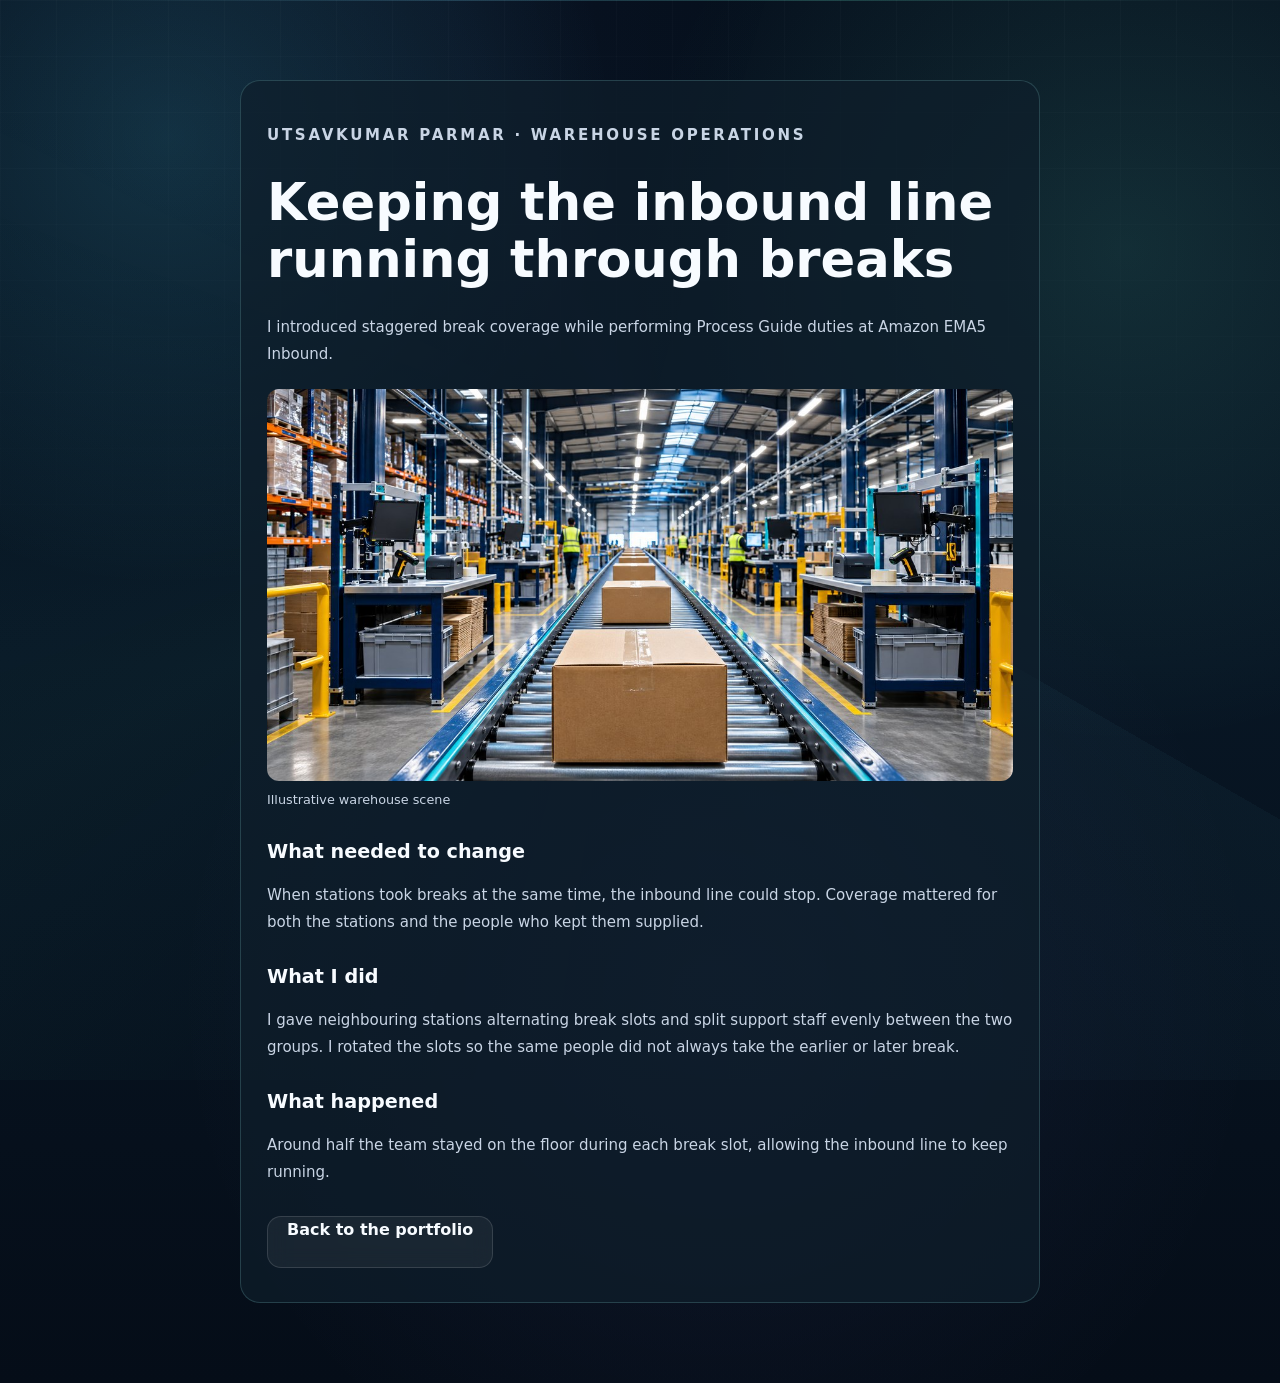
<file: break-coverage.html>
<!doctype html>
<html lang="en">
<head>
  <meta charset="utf-8">
  <meta name="viewport" content="width=device-width, initial-scale=1">
  <title>Keeping the inbound line running through breaks | Utsavkumar Parmar</title>
  <meta name="description" content="How I staggered warehouse breaks station by station and balanced support cover to keep an inbound line running.">
  <meta property="og:type" content="article">
  <meta property="og:title" content="Keeping the inbound line running through breaks">
  <meta property="og:description" content="How I staggered warehouse breaks station by station and balanced support cover to keep an inbound line running.">
  <meta property="og:url" content="https://utsavparmar1206.github.io/utsav-portfolio/break-coverage.html">
  <meta property="og:image" content="https://utsavparmar1206.github.io/utsav-portfolio/assets/break-coverage-thumbnail.jpg">
  <meta property="og:image:width" content="1200">
  <meta property="og:image:height" content="630">
  <meta property="og:image:alt" content="Illustrative warehouse scene with cartons on a conveyor between workstations">
  <meta name="theme-color" content="#081321">
  <link rel="icon" href="favicon.svg" type="image/svg+xml">
  <link rel="stylesheet" href="styles.css?v=20261117-mobile5">
  <style>
    .case-study { max-width: 50rem; margin: 0 auto; }
    .case-study h1 { font-size: clamp(1.9rem, 5vw, 3.2rem); line-height: 1.12; margin: .5em 0; }
    .case-study h2 { font-size: 1.2rem; margin: 1.6rem 0 .4rem; }
    .case-study > a { display: inline-block; margin-top: 1rem; }
    .case-study figure { margin: 1.4rem 0; }
    .case-study figure img { display: block; width: 100%; height: auto; border-radius: 12px; }
    .case-study figcaption { margin-top: .5rem; color: var(--muted); font-size: .8rem; }
  </style>
</head>
<body>
  <main class="scene work-sample">
    <div class="shell">
      <article class="sample-card case-study">
        <p class="eyebrow">Utsavkumar Parmar · Warehouse operations</p>
        <h1>Keeping the inbound line running through breaks</h1>
        <p>I introduced staggered break coverage while performing Process Guide duties at Amazon EMA5 Inbound.</p>
        <figure>
          <img src="assets/break-coverage-thumbnail.jpg" alt="Cartons on a conveyor between warehouse workstations" width="1200" height="630">
          <figcaption>Illustrative warehouse scene</figcaption>
        </figure>
        <h2>What needed to change</h2>
        <p>When stations took breaks at the same time, the inbound line could stop. Coverage mattered for both the stations and the people who kept them supplied.</p>
        <h2>What I did</h2>
        <p>I gave neighbouring stations alternating break slots and split support staff evenly between the two groups. I rotated the slots so the same people did not always take the earlier or later break.</p>
        <h2>What happened</h2>
        <p>Around half the team stayed on the floor during each break slot, allowing the inbound line to keep running.</p>
        <a class="btn ghost" href="./#impact">Back to the portfolio</a>
      </article>
    </div>
  </main>
</body>
</html>
</file>
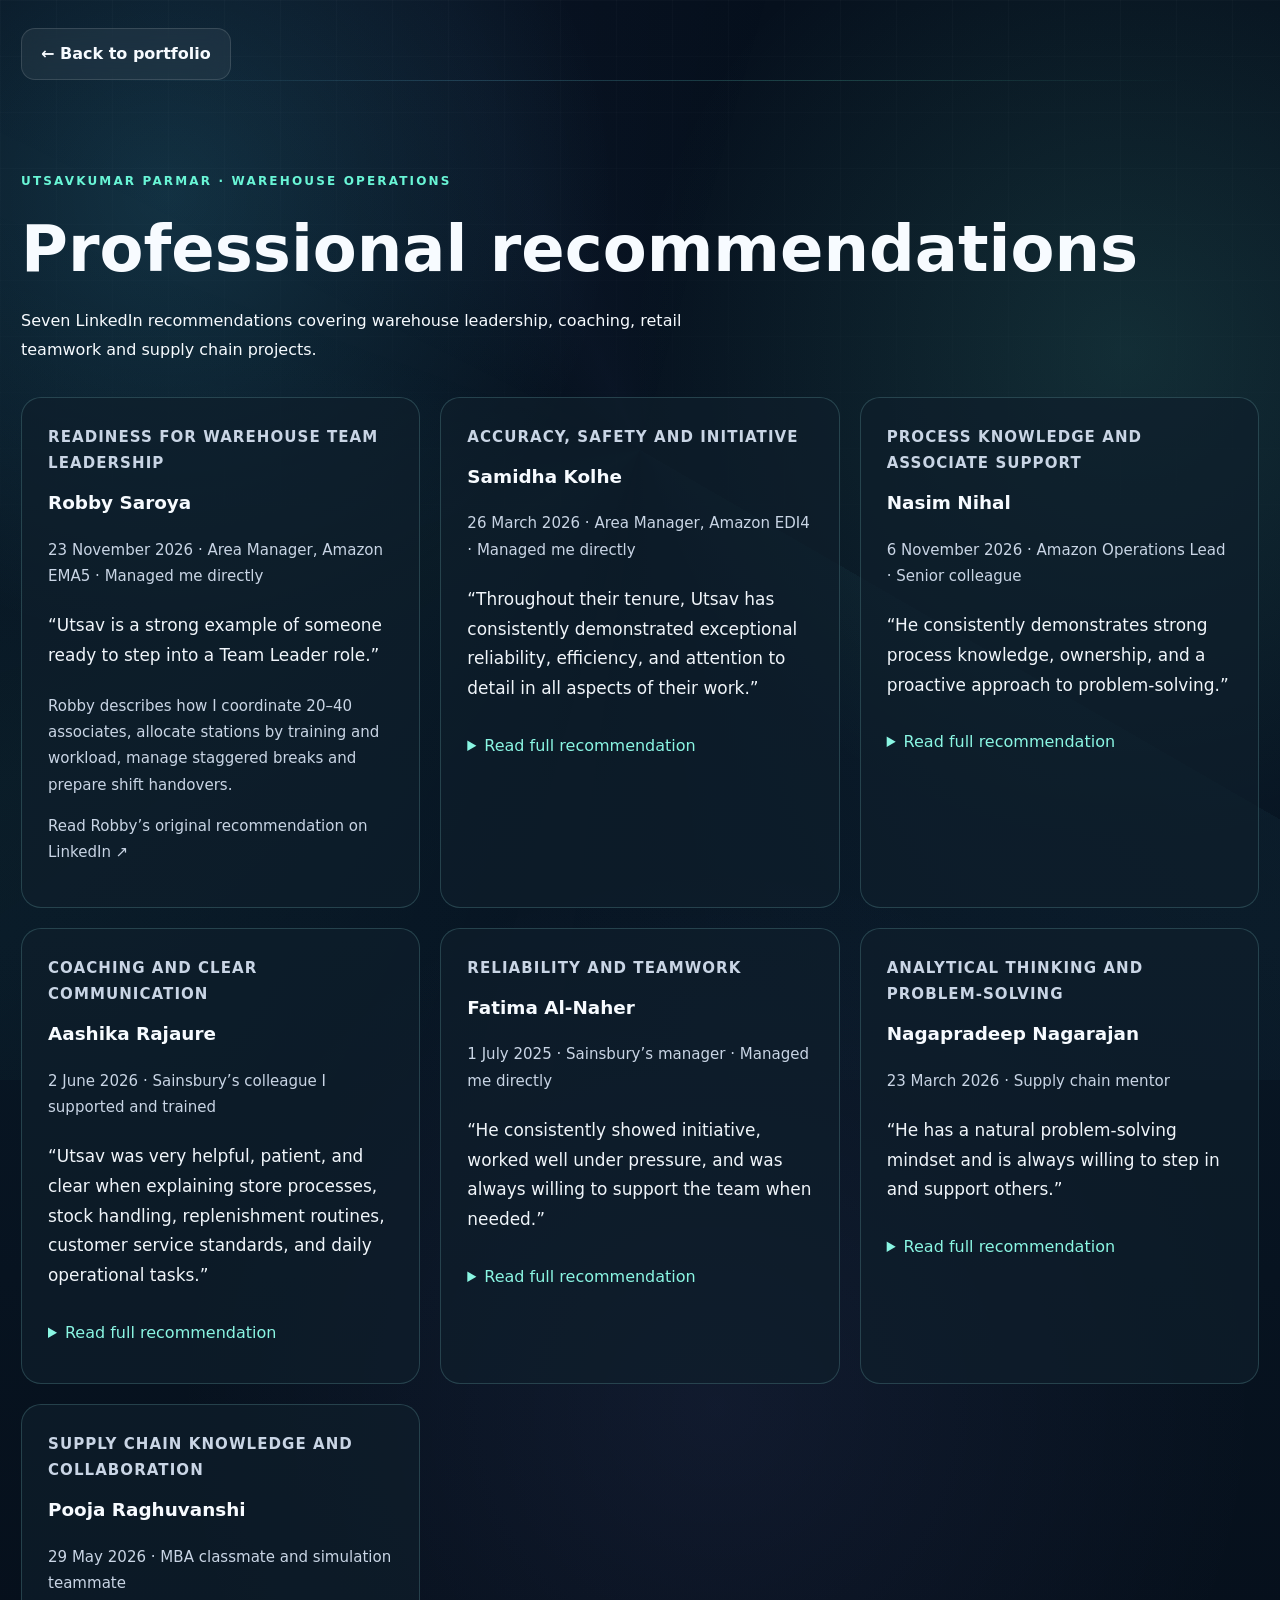
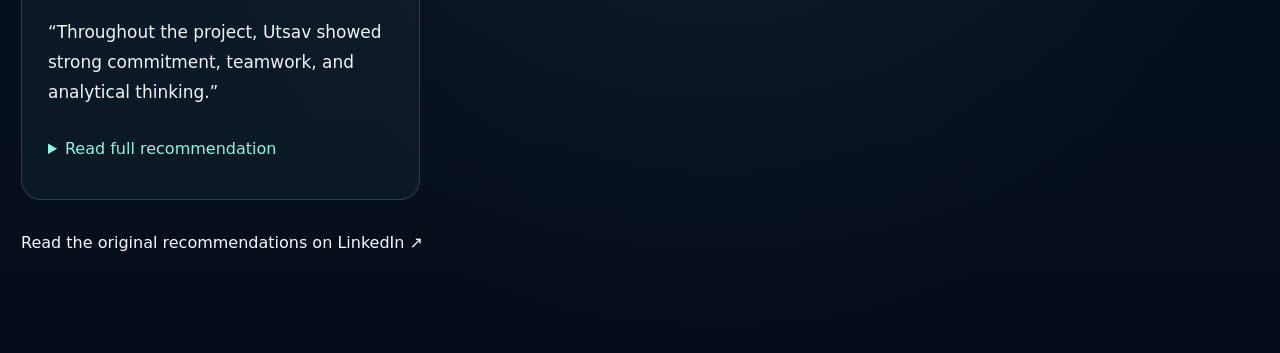
<file: recommendations.html>
<!doctype html>
<html lang="en">
<head>
  <meta charset="utf-8">
  <meta name="viewport" content="width=device-width, initial-scale=1">
  <title>Professional recommendations | Utsavkumar Parmar</title>
  <meta name="description" content="Read seven recommendations from Amazon managers, colleagues and my supply chain network.">
  <meta name="theme-color" content="#081321">
  <meta property="og:type" content="website">
  <meta property="og:title" content="Professional recommendations | Utsavkumar Parmar">
  <meta property="og:description" content="Read seven recommendations from Amazon managers, colleagues and my supply chain network.">
  <meta property="og:url" content="https://utsavparmar1206.github.io/utsav-portfolio/recommendations.html">
  <meta property="og:image" content="https://utsavparmar1206.github.io/utsav-portfolio/assets/recommendations-thumbnail.jpg">
  <meta property="og:image:width" content="1200">
  <meta property="og:image:height" content="630">
  <meta property="og:image:alt" content="Professional Recommendations">
  <link rel="canonical" href="https://utsavparmar1206.github.io/utsav-portfolio/recommendations.html">
  <link rel="icon" href="favicon.svg" type="image/svg+xml">
  <link rel="stylesheet" href="styles.css?v=20261117-mobile5">
  <style>
    .recommendation-intro{max-width:72ch;line-height:1.8;margin-bottom:32px}
    .recommendation-focus{color:#8af6e3;font-size:.76rem;font-weight:700;letter-spacing:.07em;text-transform:uppercase;margin:0 0 12px}
    .recommendation-meta{font-size:.88rem;line-height:1.6;color:#b7c8d5}
    .recommendation-excerpt{margin:22px 0!important;padding:0!important;border:0!important}
    .recommendation-excerpt p{font-size:1.06rem;line-height:1.75;color:#f0f5fa}
    .recommendation-grid details{margin-top:22px}
    .recommendation-grid summary{cursor:pointer;color:#8af6e3;padding:8px 0}
    .recommendation-grid details blockquote{margin:18px 0 0;padding:0;border:0;line-height:1.8}
    .recommendation-source{margin-top:30px}
    .recommendations-back { margin-top: 28px; }
    #recommendations h1 { font-size: clamp(2rem, 6vw, 4rem); line-height: 1.1; margin: .35em 0; }
  </style>
</head>
<body>
  <nav class="shell recommendations-back" aria-label="Portfolio">
    <a class="btn ghost" href="./#recommendations">← Back to portfolio</a>
  </nav>
  <main>
    <section class="scene work-sample" id="recommendations"><div class="shell"><p class="eyebrow">Utsavkumar Parmar · Warehouse operations</p><h1>Professional recommendations</h1><p class="recommendation-intro">Seven LinkedIn recommendations covering warehouse leadership, coaching, retail teamwork and supply chain projects.</p><div class="sample-grid recommendation-grid">
      <article class="sample-card">
        <p class="recommendation-focus">Readiness for warehouse team leadership</p>
        <h3>Robby Saroya</h3>
        <p class="recommendation-meta">23 November 2026 · Area Manager, Amazon EMA5 · Managed me directly</p>
        <blockquote class="recommendation-excerpt"><p>“Utsav is a strong example of someone ready to step into a Team Leader role.”</p></blockquote>
        <p>Robby describes how I coordinate 20–40 associates, allocate stations by training and workload, manage staggered breaks and prepare shift handovers.</p>
        <p><a href="https://www.linkedin.com/in/utsavkumarparmar/details/recommendations/?detailScreenTabIndex=0" target="_blank" rel="noopener">Read Robby’s original recommendation on LinkedIn ↗</a></p>
      </article>
      <article class="sample-card"><p class="recommendation-focus">Accuracy, safety and initiative</p><h3>Samidha Kolhe</h3><p class="recommendation-meta">26 March 2026 · Area Manager, Amazon EDI4 · Managed me directly</p><blockquote class="recommendation-excerpt"><p>“Throughout their tenure, Utsav has consistently demonstrated exceptional reliability, efficiency, and attention to detail in all aspects of their work.”</p></blockquote><details><summary>Read full recommendation</summary><blockquote><p>I am delighted to offer a strong recommendation for Utsav based on their exemplary performance as a Pick Associate at Amazon. Throughout their tenure, Utsav has consistently demonstrated exceptional reliability, efficiency, and attention to detail in all aspects of their work. Their ability to maintain high levels of productivity while upholding accuracy and safety standards has made a significant positive impact on team performance and overall operational success. Utsav consistently shows a proactive attitude, a commitment to continuous improvement, and a willingness to go above and beyond expectations to meet business goals.</p><p>In addition to their strong work ethic, Utsav is a cooperative and dependable team member who communicates effectively and contributes to a positive and supportive work environment. Their professionalism and dedication make them a valuable asset to any team or organisation. I am confident that Utsav will continue to excel and bring the same level of excellence and commitment to any future role they pursue.</p></blockquote></details></article>
<article class="sample-card"><p class="recommendation-focus">Process knowledge and associate support</p><h3>Nasim Nihal</h3><p class="recommendation-meta">6 November 2026 · Amazon Operations Lead · Senior colleague</p><blockquote class="recommendation-excerpt"><p>“He consistently demonstrates strong process knowledge, ownership, and a proactive approach to problem-solving.”</p></blockquote><details><summary>Read full recommendation</summary><blockquote><p>Utsav is a dedicated and reliable Process Guide in the Receive team. He consistently demonstrates strong process knowledge, ownership, and a proactive approach to problem-solving. He is always supportive, approachable, and willing to help others. His positive attitude and teamwork make him a valuable asset to the team. It's a pleasure working with him!</p></blockquote></details></article>
<article class="sample-card"><p class="recommendation-focus">Coaching and clear communication</p><h3>Aashika Rajaure</h3><p class="recommendation-meta">2 June 2026 · Sainsbury’s colleague I supported and trained</p><blockquote class="recommendation-excerpt"><p>“Utsav was very helpful, patient, and clear when explaining store processes, stock handling, replenishment routines, customer service standards, and daily operational tasks.”</p></blockquote><details><summary>Read full recommendation</summary><blockquote><p>I had the opportunity to work with Utsavkumar at Sainsbury’s, where he supported and trained me during my role.</p><p>Utsav was very helpful, patient, and clear when explaining store processes, stock handling, replenishment routines, customer service standards, and daily operational tasks. He made it easier for me to understand the work quickly and gave practical guidance whenever I needed support.</p><p>He is reliable, organised, and works well under pressure, especially during busy trading periods. I also noticed his strong teamwork, positive attitude, and willingness to help colleagues whenever required.</p><p>Utsav has good communication skills, strong attention to detail, and a practical understanding of retail operations, stock management, and customer service. I would confidently recommend him for roles in operations, warehouse administration, logistics coordination, inventory control, and team support.</p></blockquote></details></article>
<article class="sample-card"><p class="recommendation-focus">Reliability and teamwork</p><h3>Fatima Al-Naher</h3><p class="recommendation-meta">1 July 2025 · Sainsbury’s manager · Managed me directly</p><blockquote class="recommendation-excerpt"><p>“He consistently showed initiative, worked well under pressure, and was always willing to support the team when needed.”</p></blockquote><details><summary>Read full recommendation</summary><blockquote><p>As Utsav’s manager at Sainsbury’s, I’ve found him to be a reliable and hardworking individual . He consistently showed initiative, worked well under pressure, and was always willing to support the team when needed. His positive attitude and strong work ethic made him a real asset to the department. I’d highly recommend him for any future opportunities.</p></blockquote></details></article>
<article class="sample-card"><p class="recommendation-focus">Analytical thinking and problem-solving</p><h3>Nagapradeep Nagarajan</h3><p class="recommendation-meta">23 March 2026 · Supply chain mentor</p><blockquote class="recommendation-excerpt"><p>“He has a natural problem-solving mindset and is always willing to step in and support others.”</p></blockquote><details><summary>Read full recommendation</summary><blockquote><p>Utsavkumar was one of the most proactive and thoughtful individuals in our supply chain cohort. He is not someone who just accepts things at face value — he always asks “why,” which shows his strong analytical thinking.</p><p>He has a natural problem-solving mindset and is always willing to step in and support others. Whether it’s group work or individual challenges, Utsav is the kind of person you can rely on. His curiosity, combined with his practical approach, makes him stand out.</p><p>Any team would benefit from having someone like Utsav — dependable, inquisitive, and always ready to help.</p></blockquote></details></article>
<article class="sample-card"><p class="recommendation-focus">Supply chain knowledge and collaboration</p><h3>Pooja Raghuvanshi</h3><p class="recommendation-meta">29 May 2026 · MBA classmate and simulation teammate</p><blockquote class="recommendation-excerpt"><p>“Throughout the project, Utsav showed strong commitment, teamwork, and analytical thinking.”</p></blockquote><details><summary>Read full recommendation</summary><blockquote><p>I had the pleasure of studying with Utsavkumar during our MBA in Supply Chain Management, where we also worked together on The Fresh Connection supply chain simulation by Inchainge.</p><p>Throughout the project, Utsav showed strong commitment, teamwork, and analytical thinking. He contributed actively to group discussions, supported decision-making, and brought a practical understanding of supply chain operations, logistics, inventory management, and process improvement.</p><p>During the simulation, he demonstrated a good ability to understand end-to-end supply chain challenges, evaluate operational decisions, and work collaboratively with the team to improve performance. His approach was reliable, organised, and solution-focused.</p><p>Utsav is a dependable team member with a positive attitude, strong communication skills, and a genuine interest in supply chain and operations. I would confidently recommend him for roles in Supply Chain Coordination, Logistics Coordination, Warehouse Operations, Inventory Control, and Operations Analysis.</p></blockquote></details></article></div><p class="recommendation-source"><a href="https://www.linkedin.com/in/utsavkumarparmar/details/recommendations/?detailScreenTabIndex=0" target="_blank" rel="noopener">Read the original recommendations on LinkedIn ↗</a></p></div></section>
  </main>
</body>
</html>
</file>
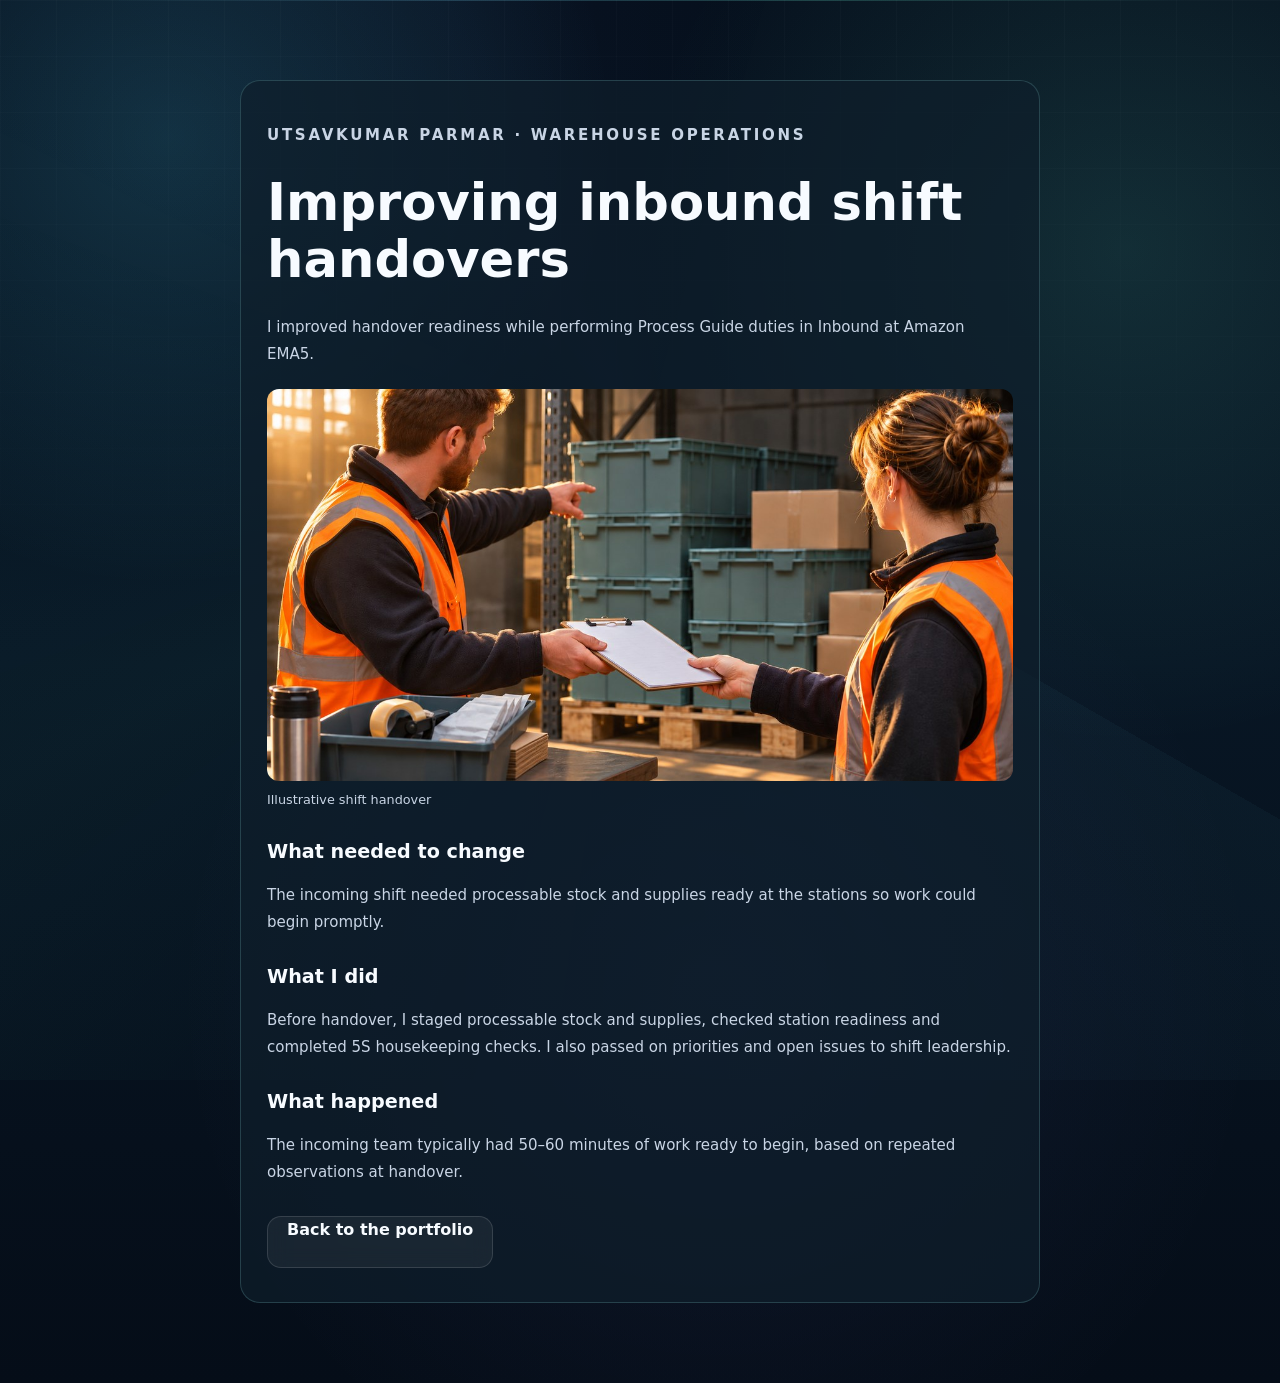
<file: shift-handover.html>
<!doctype html>
<html lang="en">
<head>
  <meta charset="utf-8">
  <meta name="viewport" content="width=device-width, initial-scale=1">
  <title>Improving inbound shift handovers | Utsavkumar Parmar</title>
  <meta name="description" content="How I staged stock and supplies and completed 5S checks to give the incoming shift a ready start.">
  <meta property="og:type" content="article">
  <meta property="og:title" content="Improving inbound shift handovers">
  <meta property="og:description" content="How I staged stock and supplies and completed 5S checks to give the incoming shift a ready start.">
  <meta property="og:url" content="https://utsavparmar1206.github.io/utsav-portfolio/shift-handover.html">
  <meta property="og:image" content="https://utsavparmar1206.github.io/utsav-portfolio/assets/shift-handover-thumbnail.jpg">
  <meta property="og:image:width" content="1200">
  <meta property="og:image:height" content="630">
  <meta property="og:image:alt" content="Two warehouse colleagues exchanging a clipboard beside staged stock">
  <meta name="theme-color" content="#081321">
  <link rel="icon" href="favicon.svg" type="image/svg+xml">
  <link rel="stylesheet" href="styles.css?v=20261117-mobile5">
  <style>
    .case-study { max-width: 50rem; margin: 0 auto; }
    .case-study h1 { font-size: clamp(1.9rem, 5vw, 3.2rem); line-height: 1.12; margin: .5em 0; }
    .case-study h2 { font-size: 1.2rem; margin: 1.6rem 0 .4rem; }
    .case-study > a { display: inline-block; margin-top: 1rem; }
    .case-study figure { margin: 1.4rem 0; }
    .case-study figure img { display: block; width: 100%; height: auto; border-radius: 12px; }
    .case-study figcaption { margin-top: .5rem; color: var(--muted); font-size: .8rem; }
  </style>
</head>
<body>
  <main class="scene work-sample">
    <div class="shell">
      <article class="sample-card case-study">
        <p class="eyebrow">Utsavkumar Parmar · Warehouse operations</p>
        <h1>Improving inbound shift handovers</h1>
        <p>I improved handover readiness while performing Process Guide duties in Inbound at Amazon EMA5.</p>
        <figure>
          <img src="assets/shift-handover-thumbnail.jpg" alt="Two warehouse colleagues exchanging a clipboard beside staged stock" width="1200" height="630">
          <figcaption>Illustrative shift handover</figcaption>
        </figure>
        <h2>What needed to change</h2>
        <p>The incoming shift needed processable stock and supplies ready at the stations so work could begin promptly.</p>
        <h2>What I did</h2>
        <p>Before handover, I staged processable stock and supplies, checked station readiness and completed 5S housekeeping checks. I also passed on priorities and open issues to shift leadership.</p>
        <h2>What happened</h2>
        <p>The incoming team typically had 50–60 minutes of work ready to begin, based on repeated observations at handover.</p>
        <a class="btn ghost" href="./#impact">Back to the portfolio</a>
      </article>
    </div>
  </main>
</body>
</html>
</file>
<file: styles.css>
@import url("styles-base-v20260819.css?v=20260819-2");
@import url("mobile-v2.css?v=20261117-mobile5");

/* Job titles come directly from index.html. */
.role-highlights {
  position: relative;
  z-index: 2;
  margin: 12px 0;
  padding-left: 1.25rem;
  color: var(--muted);
}
.role-highlights li + li { margin-top: .65rem; }

.role-card h4 { position: relative; z-index: 2; margin: 20px 0 4px; font-size: 1.05rem; }
.role-card .site-dates { margin: 0 0 8px; font-size: .9rem; }

/* Clear role positioning and readable practical evidence. */
.hero-copy h1.role-hero {font-size:clamp(2.65rem,4.8vw,4.5rem);line-height:1.06;letter-spacing:-.04em;text-transform:none;}
.hero-copy h1.role-hero .thin {display:block;font-size:.24em;line-height:1.5;letter-spacing:.12em;margin:0 0 18px;}
.hero-copy h1.role-hero .hero-subtitle {display:block;font-size:.45em;line-height:1.3;letter-spacing:-.02em;color:var(--muted);margin-top:20px;}
.employment-label {display:block;font-size:.7rem;letter-spacing:.08em;margin-bottom:8px;color:var(--muted);}
.work-sample {padding:80px 0;}
.sample-label {max-width:820px;color:var(--muted);line-height:1.7;border-left:3px solid #62f1d2;padding-left:18px;margin:22px 0 30px;}
.sample-grid {display:grid;grid-template-columns:repeat(3,minmax(0,1fr));gap:20px;}
.sample-card {border:1px solid rgba(140,220,220,.2);border-radius:20px;padding:26px;background:rgba(15,30,44,.7);min-width:0;}
.sample-card h3 {font-size:1.15rem;margin:0 0 18px;}
.sample-card p,.sample-card dl {font-size:.94rem;line-height:1.75;color:var(--muted);}
.sample-card dl div {padding:9px 0;border-bottom:1px solid rgba(255,255,255,.1);}
.sample-card dd {margin:0;color:#e5f3f3;}
.sample-card summary {cursor:pointer;color:#8af6e3;padding:12px 0;line-height:1.5;}
.sample-card details p {margin-top:0;}
.sample-outcome {font-size:.85rem!important;}
@media(max-width:900px){.sample-grid{grid-template-columns:1fr}.nav-links{gap:14px}.work-sample{padding:55px 0}}
@media(max-width:620px){.hero-copy h1.role-hero{font-size:clamp(2.5rem,11vw,3.4rem);line-height:1.08}.hero-copy h1.role-hero .thin{font-size:.25em;line-height:1.6;margin-bottom:14px}.hero-copy h1.role-hero .hero-subtitle{font-size:.48em;line-height:1.4;margin-top:16px}.sample-card{padding:22px}.hero-lead{max-width:100%}}
@media(prefers-reduced-motion:reduce){*,*::before,*::after{animation:none!important;transition:none!important;scroll-behavior:auto!important}.scene{opacity:1!important;transform:none!important}}
</file>
